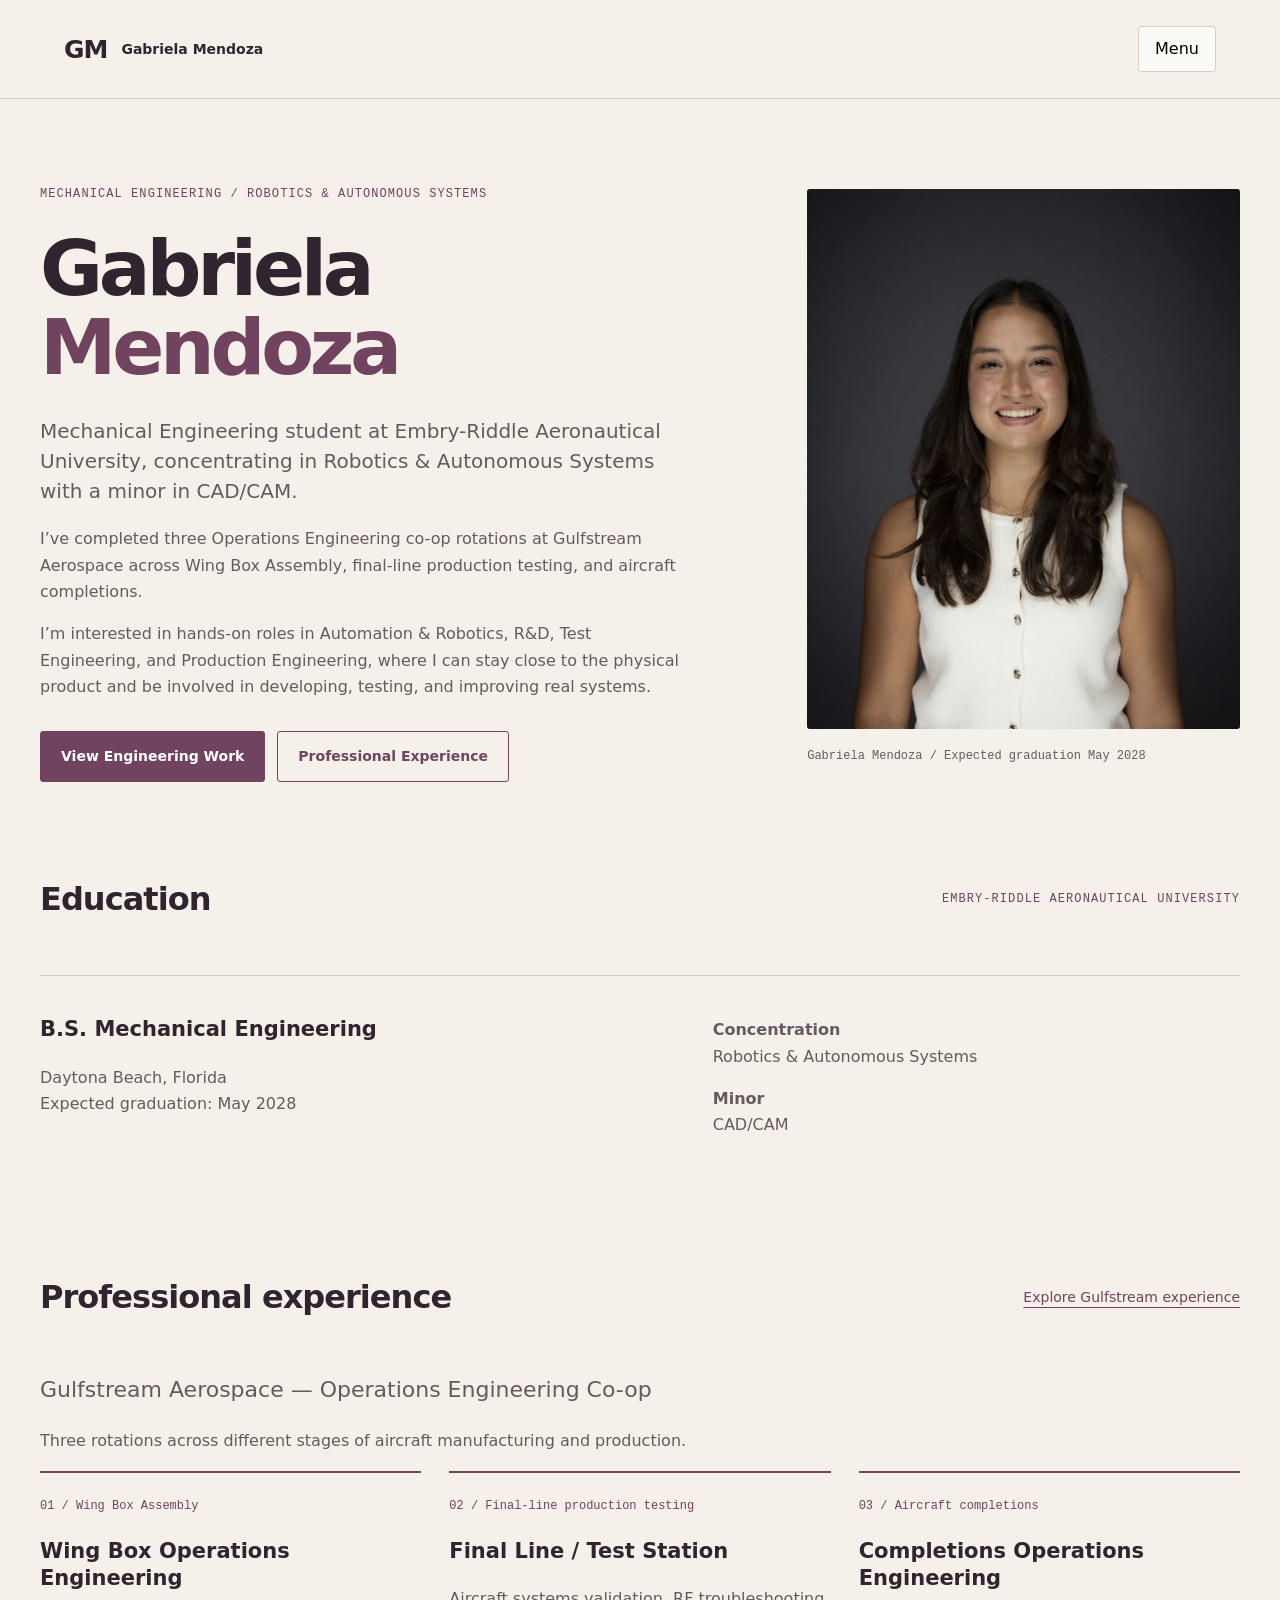
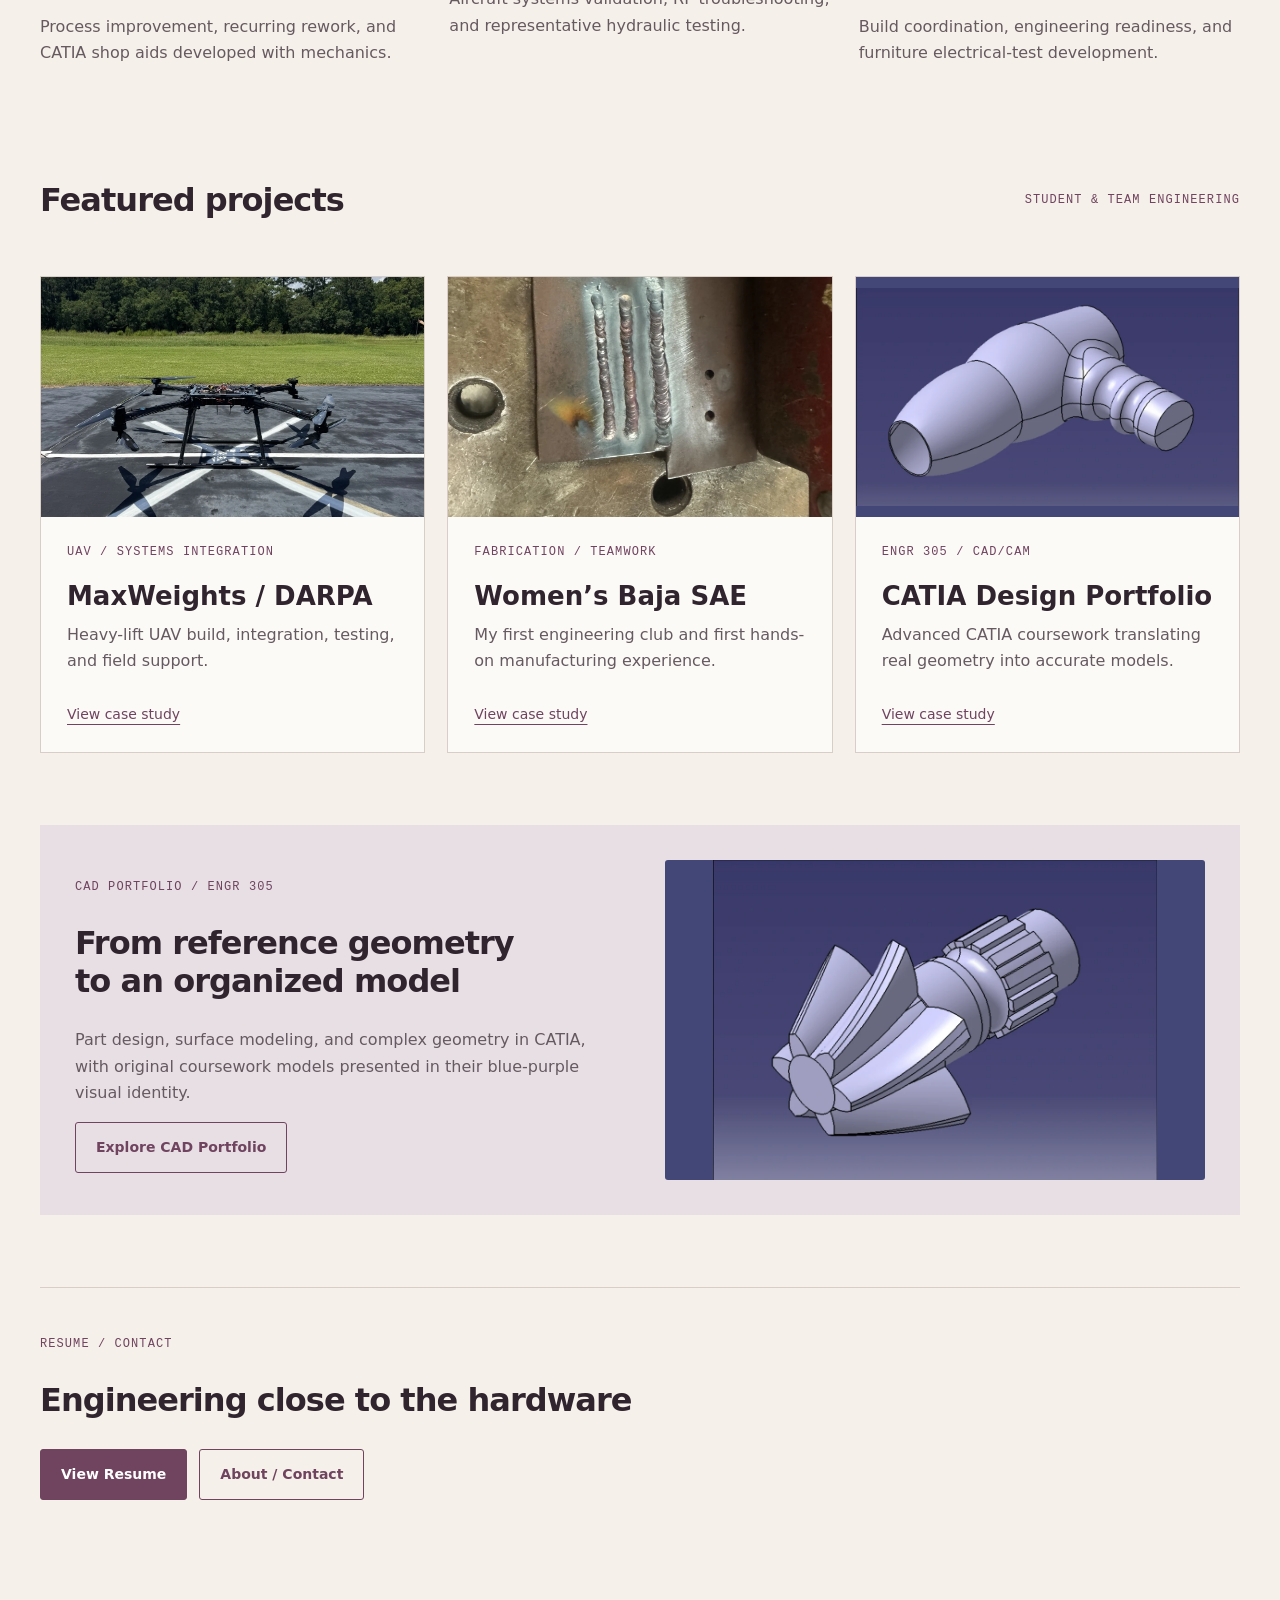
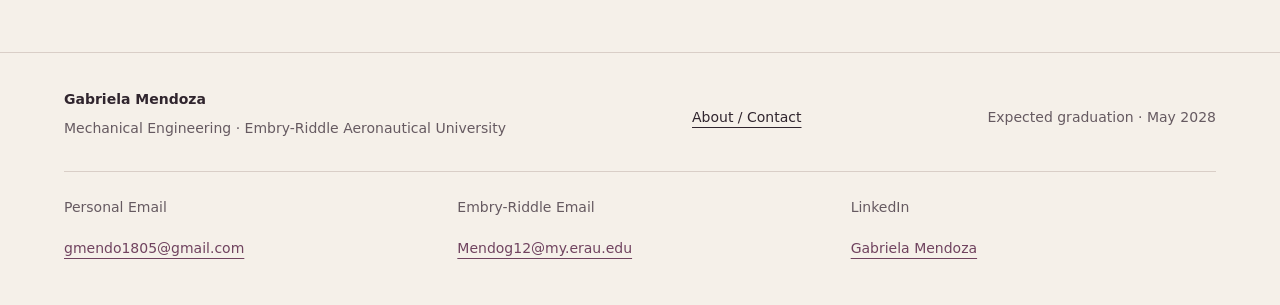
<file: index.html>
<!doctype html><html lang="en"><head><meta charset="utf-8"><meta name="viewport" content="width=device-width,initial-scale=1"><title>Mechanical Engineering Portfolio | Gabriela Mendoza</title><meta name="description" content="Gabriela Mendoza: mechanical engineering, robotics, aircraft production, testing, and CAD."><meta name="robots" content="index,follow"><meta property="og:title" content="Mechanical Engineering Portfolio | Gabriela Mendoza"><meta property="og:description" content="Gabriela Mendoza: mechanical engineering, robotics, aircraft production, testing, and CAD."><meta property="og:type" content="website"><meta property="og:image" content="https://gmendo1805.github.io/engineering-portfolio/assets/social-preview.jpg"><link rel="icon" href="assets/favicon.svg"><link rel="stylesheet" href="assets/style.css"><link rel="stylesheet" href="assets/revision.css"><script src="assets/site.js" defer></script><link rel="canonical" href="https://gmendo1805.github.io/engineering-portfolio/"><meta property="og:url" content="https://gmendo1805.github.io/engineering-portfolio/"></head><body><a class="skip" href="#main">Skip to content</a><header><a class="brand" href="index.html">GM<span>Gabriela Mendoza</span></a><button class="menu" aria-expanded="false" aria-controls="navigation">Menu</button><nav id="navigation" aria-label="Main navigation"><a href="index.html" aria-current="page">Home</a><a href="education.html">Education</a><a href="experience.html">Professional Experience</a><a href="projects.html">Projects</a><a href="cad.html">CAD Portfolio</a><a href="certifications.html">Certifications</a><a href="resume.html">Resume</a><a href="about.html">About / Contact</a></nav></header><main id="main"><section class="hero"><div><p class="eyebrow">Mechanical Engineering / Robotics & Autonomous Systems</p><h1>Gabriela<br><span>Mendoza</span></h1><p class="lead">Mechanical Engineering student at Embry-Riddle Aeronautical University, concentrating in Robotics & Autonomous Systems with a minor in CAD/CAM.</p><p>I’ve completed three Operations Engineering co-op rotations at Gulfstream Aerospace across Wing Box Assembly, final-line production testing, and aircraft completions.</p><p>I’m interested in hands-on roles in Automation &amp; Robotics, R&amp;D, Test Engineering, and Production Engineering, where I can stay close to the physical product and be involved in developing, testing, and improving real systems.</p><div class="actions"><a class="button" href="projects.html">View Engineering Work</a><a class="button secondary" href="experience.html">Professional Experience</a></div></div><figure class="portrait"><img src="assets/web/headshot.webp" alt="Professional portrait of Gabriela Mendoza" fetchpriority="high" srcset="assets/web/headshot-480.webp 320w, assets/web/headshot-960.webp 640w, assets/web/headshot.webp 1024w" sizes="(max-width: 760px) 100vw, 60vw"><figcaption>Gabriela Mendoza / Expected graduation May 2028</figcaption></figure></section><section id="education"><div class="section-title"><h2>Education</h2><span class="eyebrow">Embry-Riddle Aeronautical University</span></div><div class="education-row"><div><h3>B.S. Mechanical Engineering</h3><p>Daytona Beach, Florida<br>Expected graduation: May 2028</p></div><div><p><strong>Concentration</strong><br>Robotics & Autonomous Systems</p><p><strong>Minor</strong><br>CAD/CAM</p></div></div></section><section id="professional-experience"><div class="section-title"><h2>Professional experience</h2><a href="experience.html">Explore Gulfstream experience</a></div><p class="lead">Gulfstream Aerospace — Operations Engineering Co-op</p><p>Three rotations across different stages of aircraft manufacturing and production.</p><div class="progress"><div><span>01 / Wing Box Assembly</span><h3>Wing Box Operations Engineering</h3><p>Process improvement, recurring rework, and CATIA shop aids developed with mechanics.</p></div><div><span>02 / Final-line production testing</span><h3>Final Line / Test Station</h3><p>Aircraft systems validation, RF troubleshooting, and representative hydraulic testing.</p></div><div><span>03 / Aircraft completions</span><h3>Completions Operations Engineering</h3><p>Build coordination, engineering readiness, and furniture electrical-test development.</p></div></div></section><section id="featured-projects"><div class="section-title"><h2>Featured projects</h2><span class="eyebrow">Student & Team Engineering</span></div><div class="cards"><a class="card visual-card" href="maxweights.html"><img src="assets/web/drone-field.webp" alt="" loading="lazy" srcset="assets/web/drone-field-480.webp 360w, assets/web/drone-field-960.webp 720w, assets/web/drone-field.webp 1152w" sizes="(max-width: 760px) 100vw, 60vw"><div><span class="eyebrow">UAV / Systems Integration</span><h3>MaxWeights / DARPA</h3><p>Heavy-lift UAV build, integration, testing, and field support.</p><span class="card-link">View case study</span></div></a><a class="card visual-card" href="baja.html"><img src="assets/web/baja-weld.webp" alt="" loading="lazy" srcset="assets/web/baja-weld-480.webp 360w, assets/web/baja-weld-960.webp 720w, assets/web/baja-weld.webp 1152w" sizes="(max-width: 760px) 100vw, 60vw"><div><span class="eyebrow">Fabrication / Teamwork</span><h3>Women’s Baja SAE</h3><p>My first engineering club and first hands-on manufacturing experience.</p><span class="card-link">View case study</span></div></a><a class="card visual-card" href="cad.html"><img src="assets/web/transition.webp" alt="" loading="lazy" srcset="assets/web/transition-480.webp 480w, assets/web/transition-960.webp 960w, assets/web/transition.webp 1400w" sizes="(max-width: 760px) 100vw, 60vw"><div><span class="eyebrow">ENGR 305 / CAD/CAM</span><h3>CATIA Design Portfolio</h3><p>Advanced CATIA coursework translating real geometry into accurate models.</p><span class="card-link">View case study</span></div></a></div></section><section id="cad-portfolio" class="cad-feature"><div><p class="eyebrow">CAD Portfolio / ENGR 305</p><h2>From reference geometry<br>to an organized model</h2><p>Part design, surface modeling, and complex geometry in CATIA, with original coursework models presented in their blue-purple visual identity.</p><a class="button secondary" href="cad.html">Explore CAD Portfolio</a></div><figure class="photo "><img src="assets/web/radial.webp" alt="Original CATIA radial-feature coursework model" loading="lazy" decoding="async" srcset="assets/web/radial-480.webp 480w, assets/web/radial-960.webp 960w, assets/web/radial.webp 1400w" sizes="(max-width: 760px) 100vw, 60vw"></figure></section><section id="resume-contact" class="callout"><p class="eyebrow">Resume / Contact</p><h2>Engineering close to the hardware</h2><div class="actions"><a class="button" href="resume.html">View Resume</a><a class="button secondary" href="about.html">About / Contact</a></div></section></main><footer><div><strong>Gabriela Mendoza</strong><p>Mechanical Engineering · Embry-Riddle Aeronautical University</p></div><a href="about.html">About / Contact</a><span>Expected graduation · May 2028</span><div class="footer-contact" aria-label="Contact Gabriela"><div class="contact-links"><div><span>Personal Email</span><a href="mailto:gmendo1805@gmail.com">gmendo1805@gmail.com</a></div><div><span>Embry-Riddle Email</span><a href="mailto:Mendog12@my.erau.edu">Mendog12@my.erau.edu</a></div><div><span>LinkedIn</span><a href="https://www.linkedin.com/in/gabriela-mendoza-131874274" target="_blank" rel="noopener">Gabriela Mendoza</a></div></div></div></footer></body></html>
</file>
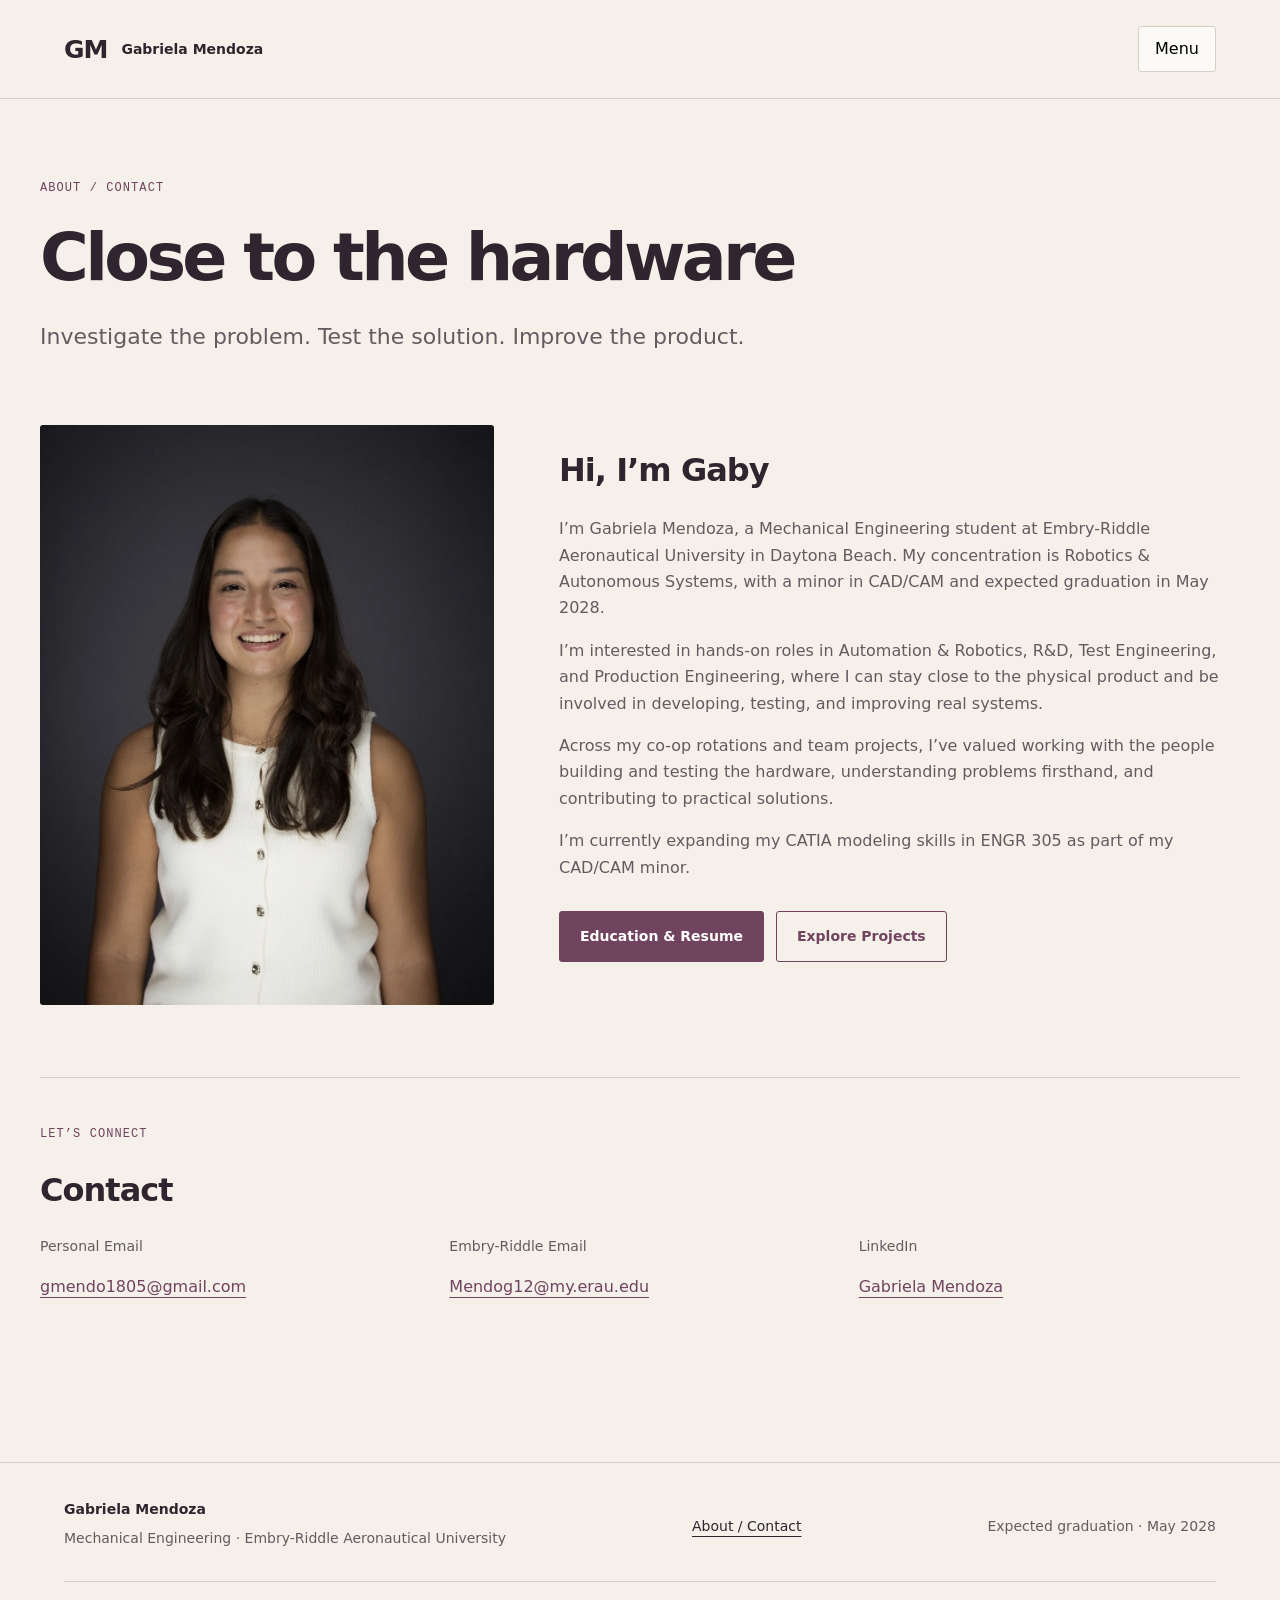
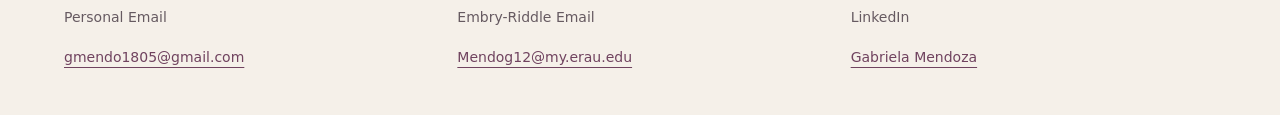
<file: about.html>
<!doctype html><html lang="en"><head><meta charset="utf-8"><meta name="viewport" content="width=device-width,initial-scale=1"><title>About / Contact | Gabriela Mendoza</title><meta name="description" content="About Gabriela Mendoza, Mechanical Engineering student at Embry-Riddle."><meta name="robots" content="index,follow"><meta property="og:title" content="About / Contact | Gabriela Mendoza"><meta property="og:description" content="About Gabriela Mendoza, Mechanical Engineering student at Embry-Riddle."><meta property="og:type" content="website"><meta property="og:image" content="https://gmendo1805.github.io/engineering-portfolio/assets/social-preview.jpg"><link rel="icon" href="assets/favicon.svg"><link rel="stylesheet" href="assets/style.css"><link rel="stylesheet" href="assets/revision.css"><script src="assets/site.js" defer></script><link rel="canonical" href="https://gmendo1805.github.io/engineering-portfolio/about.html"><meta property="og:url" content="https://gmendo1805.github.io/engineering-portfolio/about.html"></head><body><a class="skip" href="#main">Skip to content</a><header><a class="brand" href="index.html">GM<span>Gabriela Mendoza</span></a><button class="menu" aria-expanded="false" aria-controls="navigation">Menu</button><nav id="navigation" aria-label="Main navigation"><a href="index.html">Home</a><a href="education.html">Education</a><a href="experience.html">Professional Experience</a><a href="projects.html">Projects</a><a href="cad.html">CAD Portfolio</a><a href="certifications.html">Certifications</a><a href="resume.html">Resume</a><a href="about.html" aria-current="page">About / Contact</a></nav></header><main id="main"><section class="intro"><p class="eyebrow">About / Contact</p><h1>Close to the hardware</h1><p class="lead">Investigate the problem. Test the solution. Improve the product.</p></section><section class="about-layout"><figure class="photo "><img src="assets/web/headshot.webp" alt="Professional portrait of Gabriela Mendoza" loading="lazy" decoding="async" srcset="assets/web/headshot-480.webp 320w, assets/web/headshot-960.webp 640w, assets/web/headshot.webp 1024w" sizes="(max-width: 760px) 100vw, 60vw"></figure><div><h2>Hi, I’m Gaby</h2><p>I’m Gabriela Mendoza, a Mechanical Engineering student at Embry-Riddle Aeronautical University in Daytona Beach. My concentration is Robotics & Autonomous Systems, with a minor in CAD/CAM and expected graduation in May 2028.</p><p>I’m interested in hands-on roles in Automation &amp; Robotics, R&amp;D, Test Engineering, and Production Engineering, where I can stay close to the physical product and be involved in developing, testing, and improving real systems.</p><p>Across my co-op rotations and team projects, I’ve valued working with the people building and testing the hardware, understanding problems firsthand, and contributing to practical solutions.</p><p>I’m currently expanding my CATIA modeling skills in ENGR 305 as part of my CAD/CAM minor.</p><div class="actions"><a class="button" href="resume.html">Education & Resume</a><a class="button secondary" href="projects.html">Explore Projects</a></div></div></section><section id="contact" class="contact-section"><p class="eyebrow">Let’s connect</p><h2>Contact</h2><div class="contact-links"><div><span>Personal Email</span><a href="mailto:gmendo1805@gmail.com">gmendo1805@gmail.com</a></div><div><span>Embry-Riddle Email</span><a href="mailto:Mendog12@my.erau.edu">Mendog12@my.erau.edu</a></div><div><span>LinkedIn</span><a href="https://www.linkedin.com/in/gabriela-mendoza-131874274" target="_blank" rel="noopener">Gabriela Mendoza</a></div></div></section></main><footer><div><strong>Gabriela Mendoza</strong><p>Mechanical Engineering · Embry-Riddle Aeronautical University</p></div><a href="about.html">About / Contact</a><span>Expected graduation · May 2028</span><div class="footer-contact" aria-label="Contact Gabriela"><div class="contact-links"><div><span>Personal Email</span><a href="mailto:gmendo1805@gmail.com">gmendo1805@gmail.com</a></div><div><span>Embry-Riddle Email</span><a href="mailto:Mendog12@my.erau.edu">Mendog12@my.erau.edu</a></div><div><span>LinkedIn</span><a href="https://www.linkedin.com/in/gabriela-mendoza-131874274" target="_blank" rel="noopener">Gabriela Mendoza</a></div></div></div></footer></body></html>
</file>
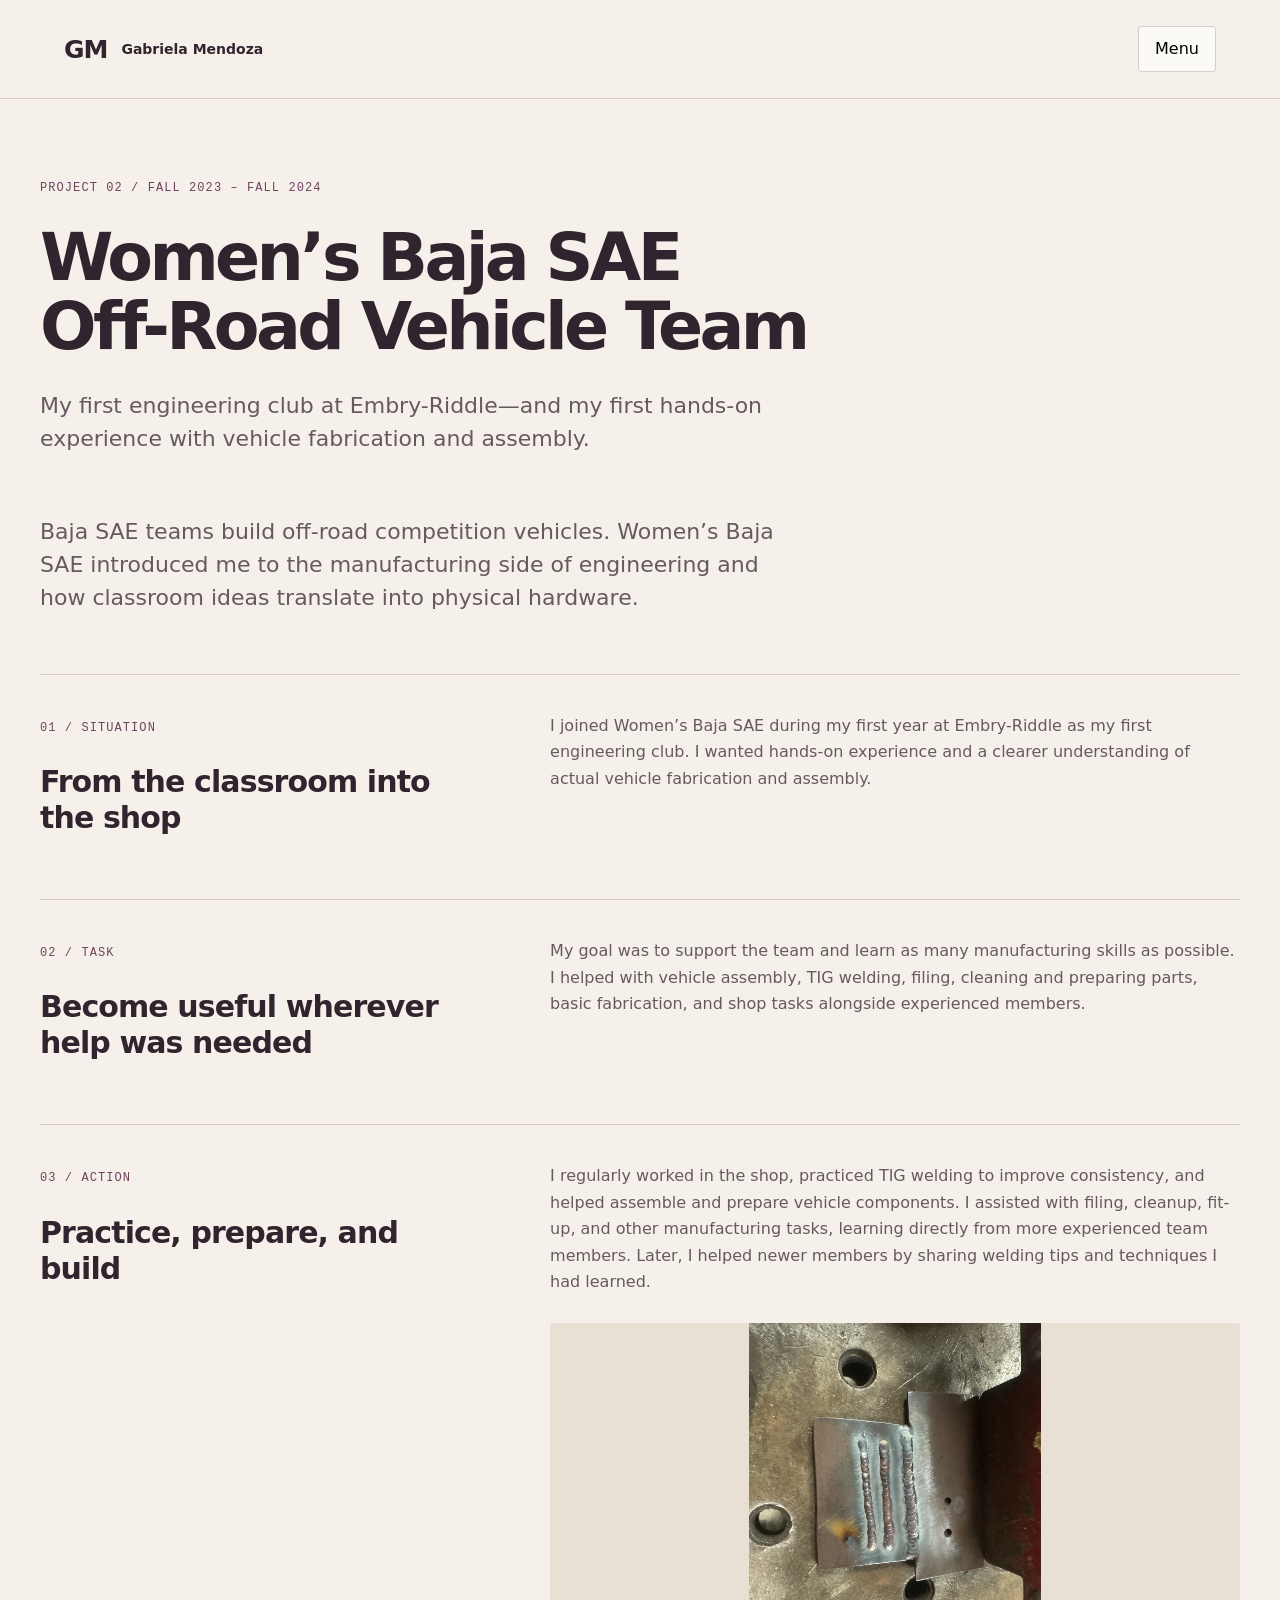
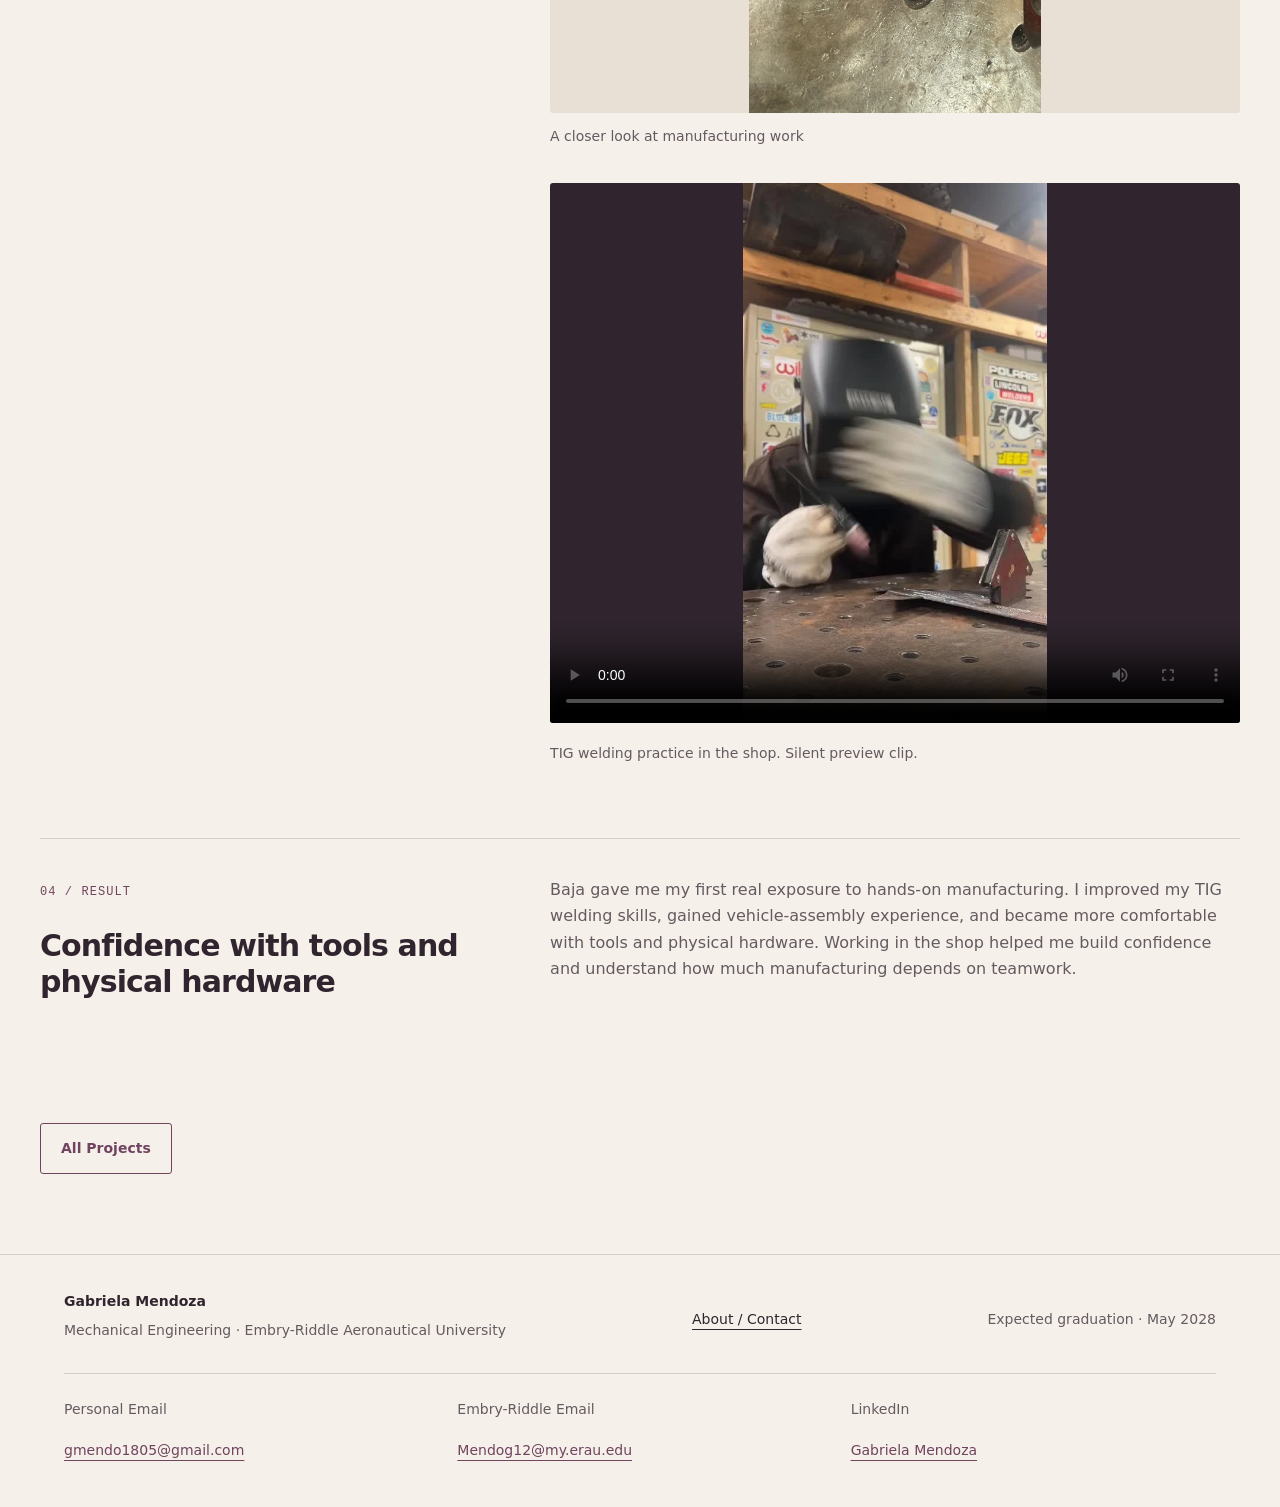
<file: baja.html>
<!doctype html><html lang="en"><head><meta charset="utf-8"><meta name="viewport" content="width=device-width,initial-scale=1"><title>Women’s Baja SAE | Gabriela Mendoza</title><meta name="description" content="Off-road vehicle manufacturing, TIG welding, and team experience from Fall 2023 to Fall 2024."><meta name="robots" content="index,follow"><meta property="og:title" content="Women’s Baja SAE | Gabriela Mendoza"><meta property="og:description" content="Off-road vehicle manufacturing, TIG welding, and team experience from Fall 2023 to Fall 2024."><meta property="og:type" content="website"><meta property="og:image" content="https://gmendo1805.github.io/engineering-portfolio/assets/social-preview.jpg"><link rel="icon" href="assets/favicon.svg"><link rel="stylesheet" href="assets/style.css"><link rel="stylesheet" href="assets/revision.css"><script src="assets/site.js" defer></script><link rel="canonical" href="https://gmendo1805.github.io/engineering-portfolio/baja.html"><meta property="og:url" content="https://gmendo1805.github.io/engineering-portfolio/baja.html"></head><body><a class="skip" href="#main">Skip to content</a><header><a class="brand" href="index.html">GM<span>Gabriela Mendoza</span></a><button class="menu" aria-expanded="false" aria-controls="navigation">Menu</button><nav id="navigation" aria-label="Main navigation"><a href="index.html">Home</a><a href="education.html">Education</a><a href="experience.html">Professional Experience</a><a href="projects.html">Projects</a><a href="cad.html">CAD Portfolio</a><a href="certifications.html">Certifications</a><a href="resume.html">Resume</a><a href="about.html">About / Contact</a></nav></header><main id="main"><section class="intro"><p class="eyebrow">Project 02 / Fall 2023 – Fall 2024</p><h1>Women’s Baja SAE<br>Off-Road Vehicle Team</h1><p class="lead">My first engineering club at Embry-Riddle—and my first hands-on experience with vehicle fabrication and assembly.</p></section><p class="lead">Baja SAE teams build off-road competition vehicles. Women’s Baja SAE introduced me to the manufacturing side of engineering and how classroom ideas translate into physical hardware.</p><div class="star"><article class="star-step"><div><span class="eyebrow">01 / Situation</span><h2>From the classroom into the shop</h2></div><div><p>I joined Women’s Baja SAE during my first year at Embry-Riddle as my first engineering club. I wanted hands-on experience and a clearer understanding of actual vehicle fabrication and assembly.</p></div></article><article class="star-step"><div><span class="eyebrow">02 / Task</span><h2>Become useful wherever help was needed</h2></div><div><p>My goal was to support the team and learn as many manufacturing skills as possible. I helped with vehicle assembly, TIG welding, filing, cleaning and preparing parts, basic fabrication, and shop tasks alongside experienced members.</p></div></article><article class="star-step"><div><span class="eyebrow">03 / Action</span><h2>Practice, prepare, and build</h2></div><div><p>I regularly worked in the shop, practiced TIG welding to improve consistency, and helped assemble and prepare vehicle components. I assisted with filing, cleanup, fit-up, and other manufacturing tasks, learning directly from more experienced team members. Later, I helped newer members by sharing welding tips and techniques I had learned.</p><figure class="photo weld-photo"><img src="assets/web/baja-weld.webp" alt="Close-up of a welded component supplied with the Baja project media" loading="lazy" decoding="async" srcset="assets/web/baja-weld-480.webp 360w, assets/web/baja-weld-960.webp 720w, assets/web/baja-weld.webp 1152w" sizes="(max-width: 760px) 100vw, 60vw"><figcaption>A closer look at manufacturing work</figcaption></figure><figure class="video-panel"><video controls playsinline preload="metadata" poster="assets/web/baja-shop-poster.webp" aria-label="TIG welding practice in the Baja shop"><source src="assets/web/baja-shop.mp4" type="video/mp4">Your browser cannot play this video. <a href="assets/web/baja-shop.mp4">Download the clip</a>.</video><figcaption>TIG welding practice in the shop. Silent preview clip.</figcaption></figure></div></article><article class="star-step"><div><span class="eyebrow">04 / Result</span><h2>Confidence with tools and physical hardware</h2></div><div><p>Baja gave me my first real exposure to hands-on manufacturing. I improved my TIG welding skills, gained vehicle-assembly experience, and became more comfortable with tools and physical hardware. Working in the shop helped me build confidence and understand how much manufacturing depends on teamwork.</p></div></article></div><a class="button secondary" href="projects.html">All Projects</a></main><footer><div><strong>Gabriela Mendoza</strong><p>Mechanical Engineering · Embry-Riddle Aeronautical University</p></div><a href="about.html">About / Contact</a><span>Expected graduation · May 2028</span><div class="footer-contact" aria-label="Contact Gabriela"><div class="contact-links"><div><span>Personal Email</span><a href="mailto:gmendo1805@gmail.com">gmendo1805@gmail.com</a></div><div><span>Embry-Riddle Email</span><a href="mailto:Mendog12@my.erau.edu">Mendog12@my.erau.edu</a></div><div><span>LinkedIn</span><a href="https://www.linkedin.com/in/gabriela-mendoza-131874274" target="_blank" rel="noopener">Gabriela Mendoza</a></div></div></div></footer></body></html>
</file>
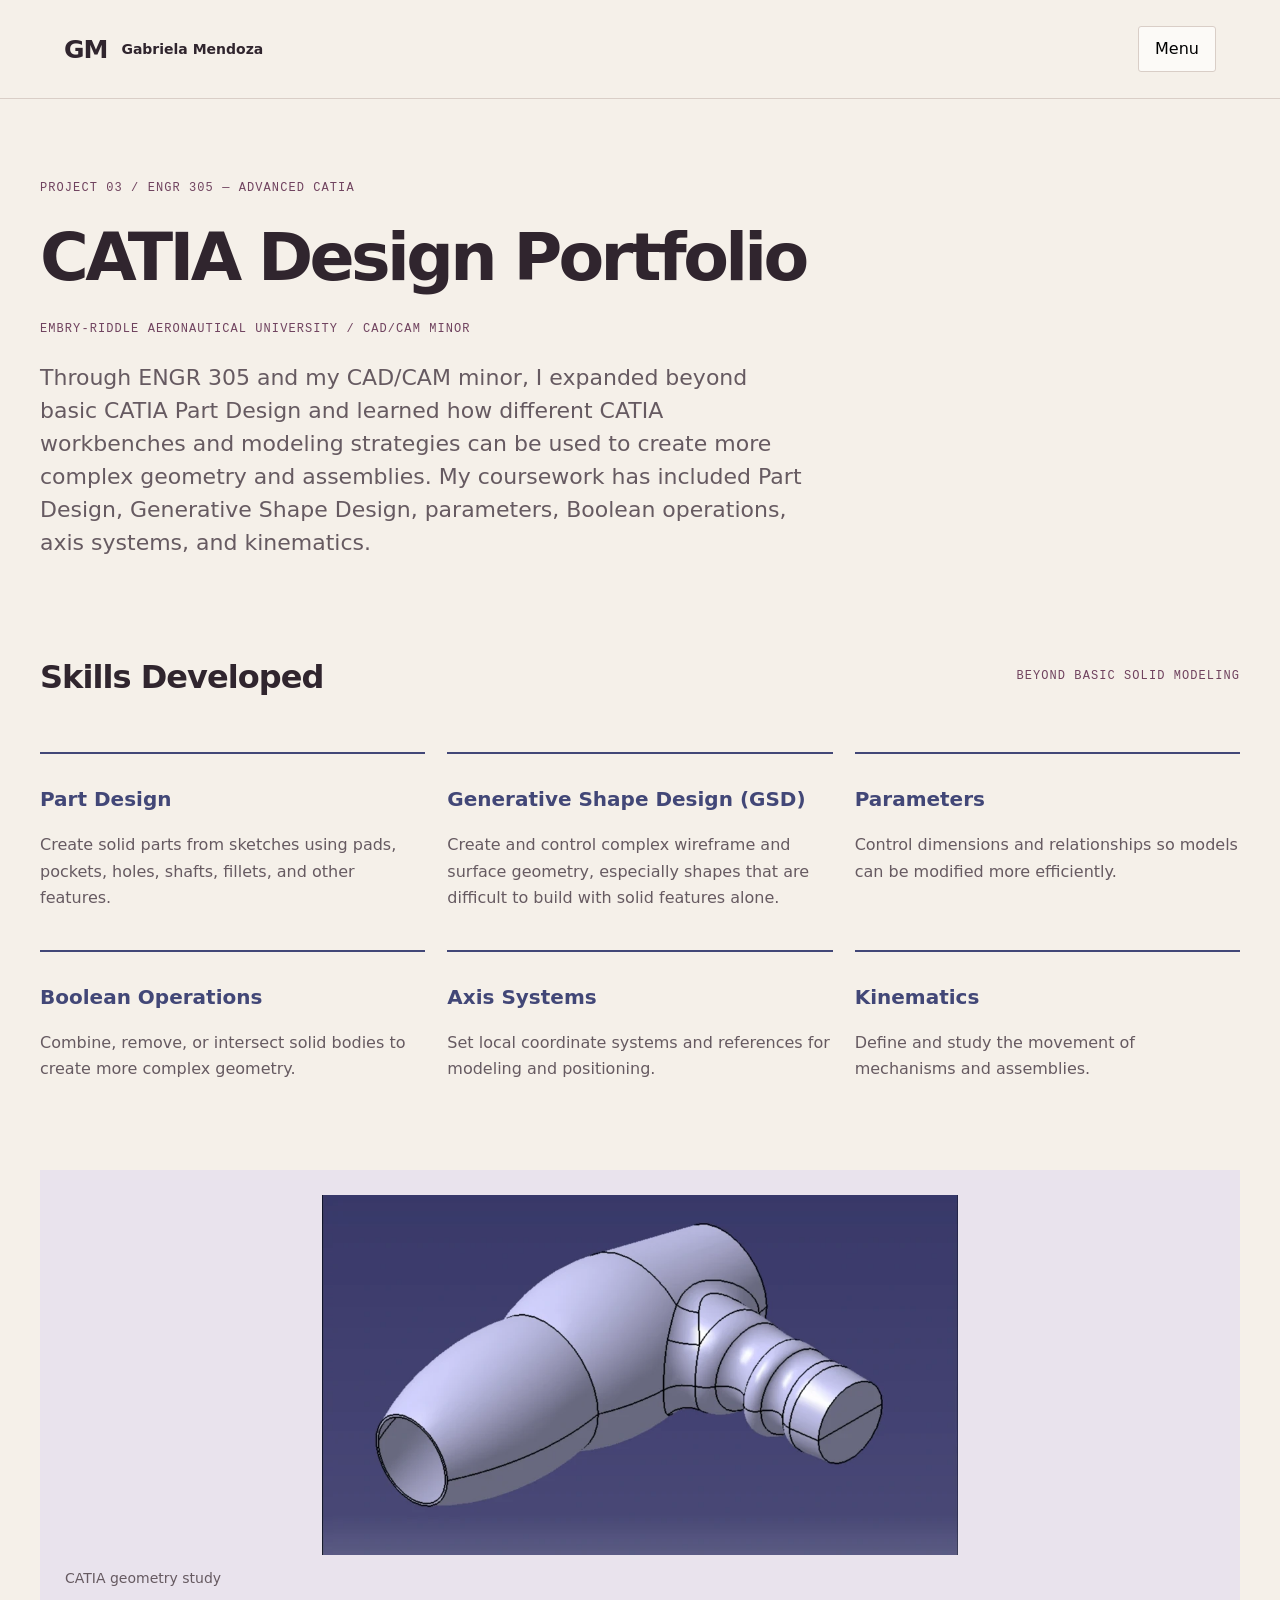
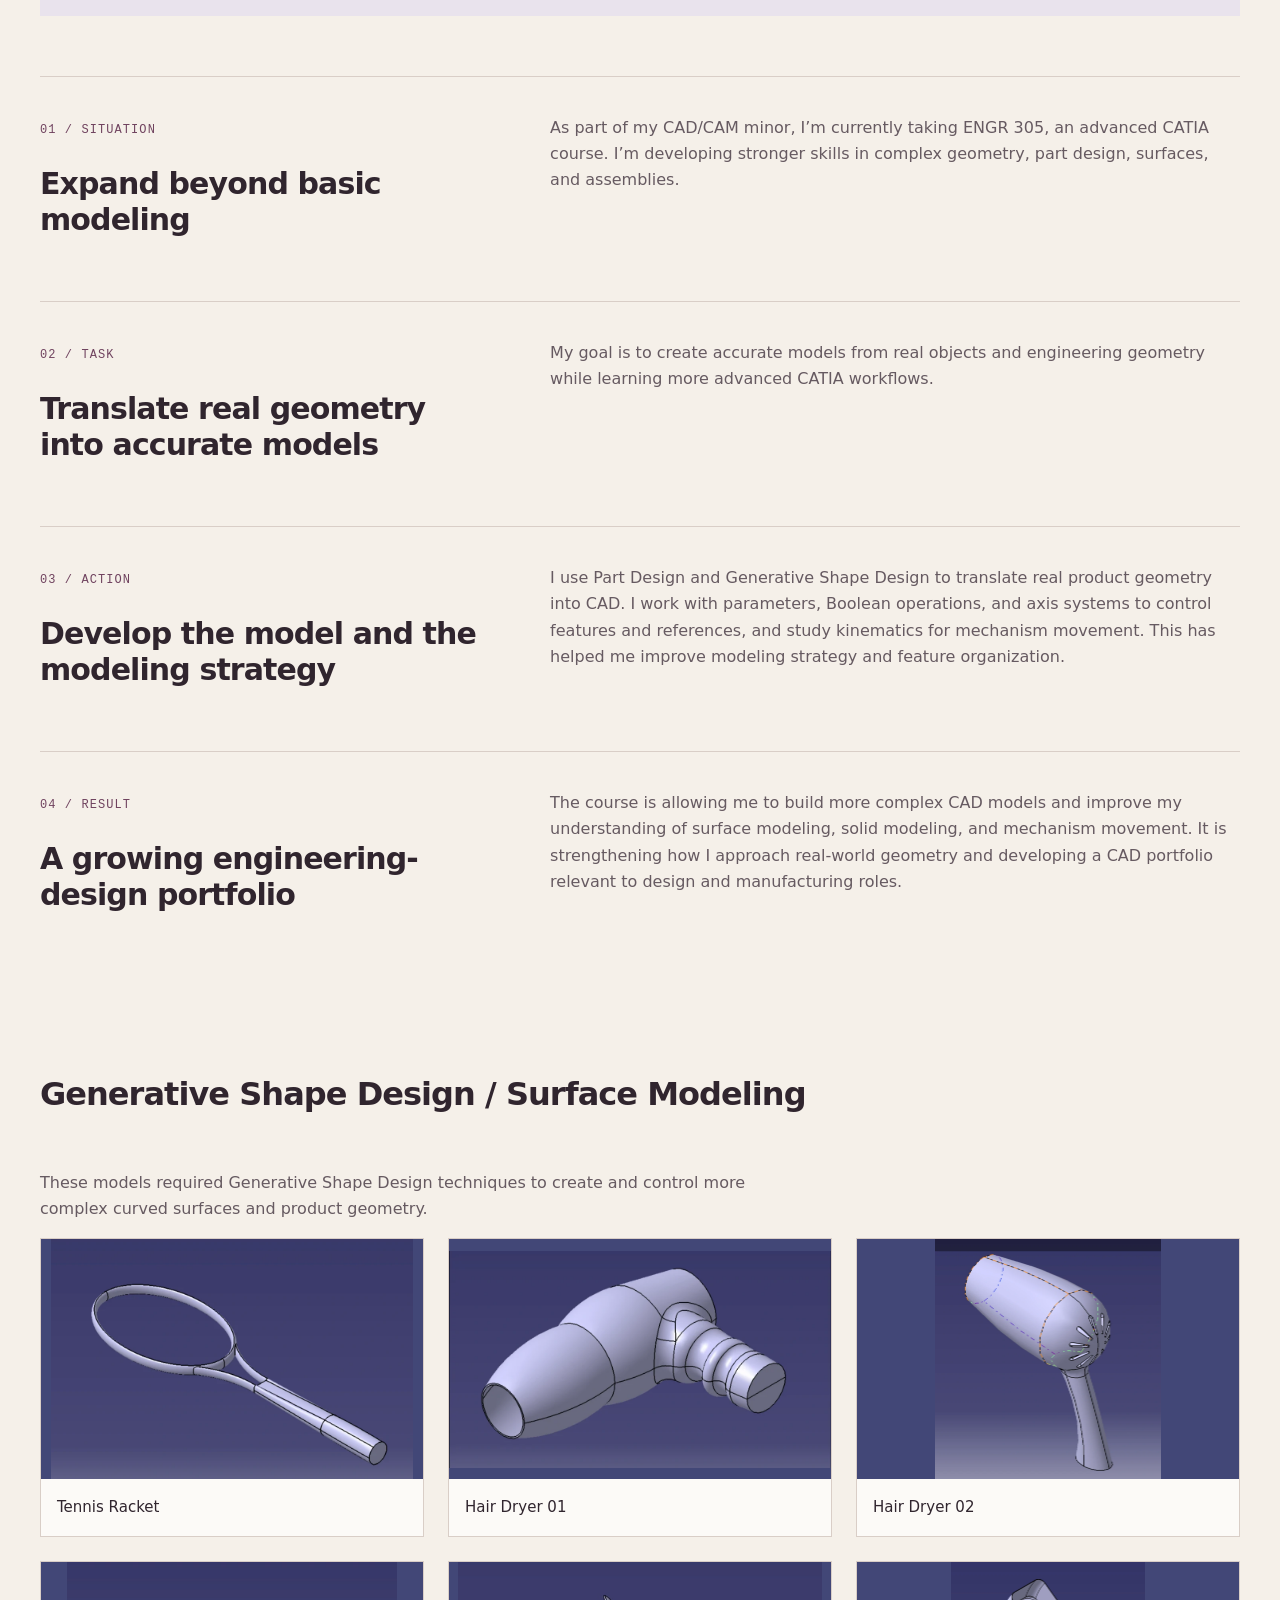
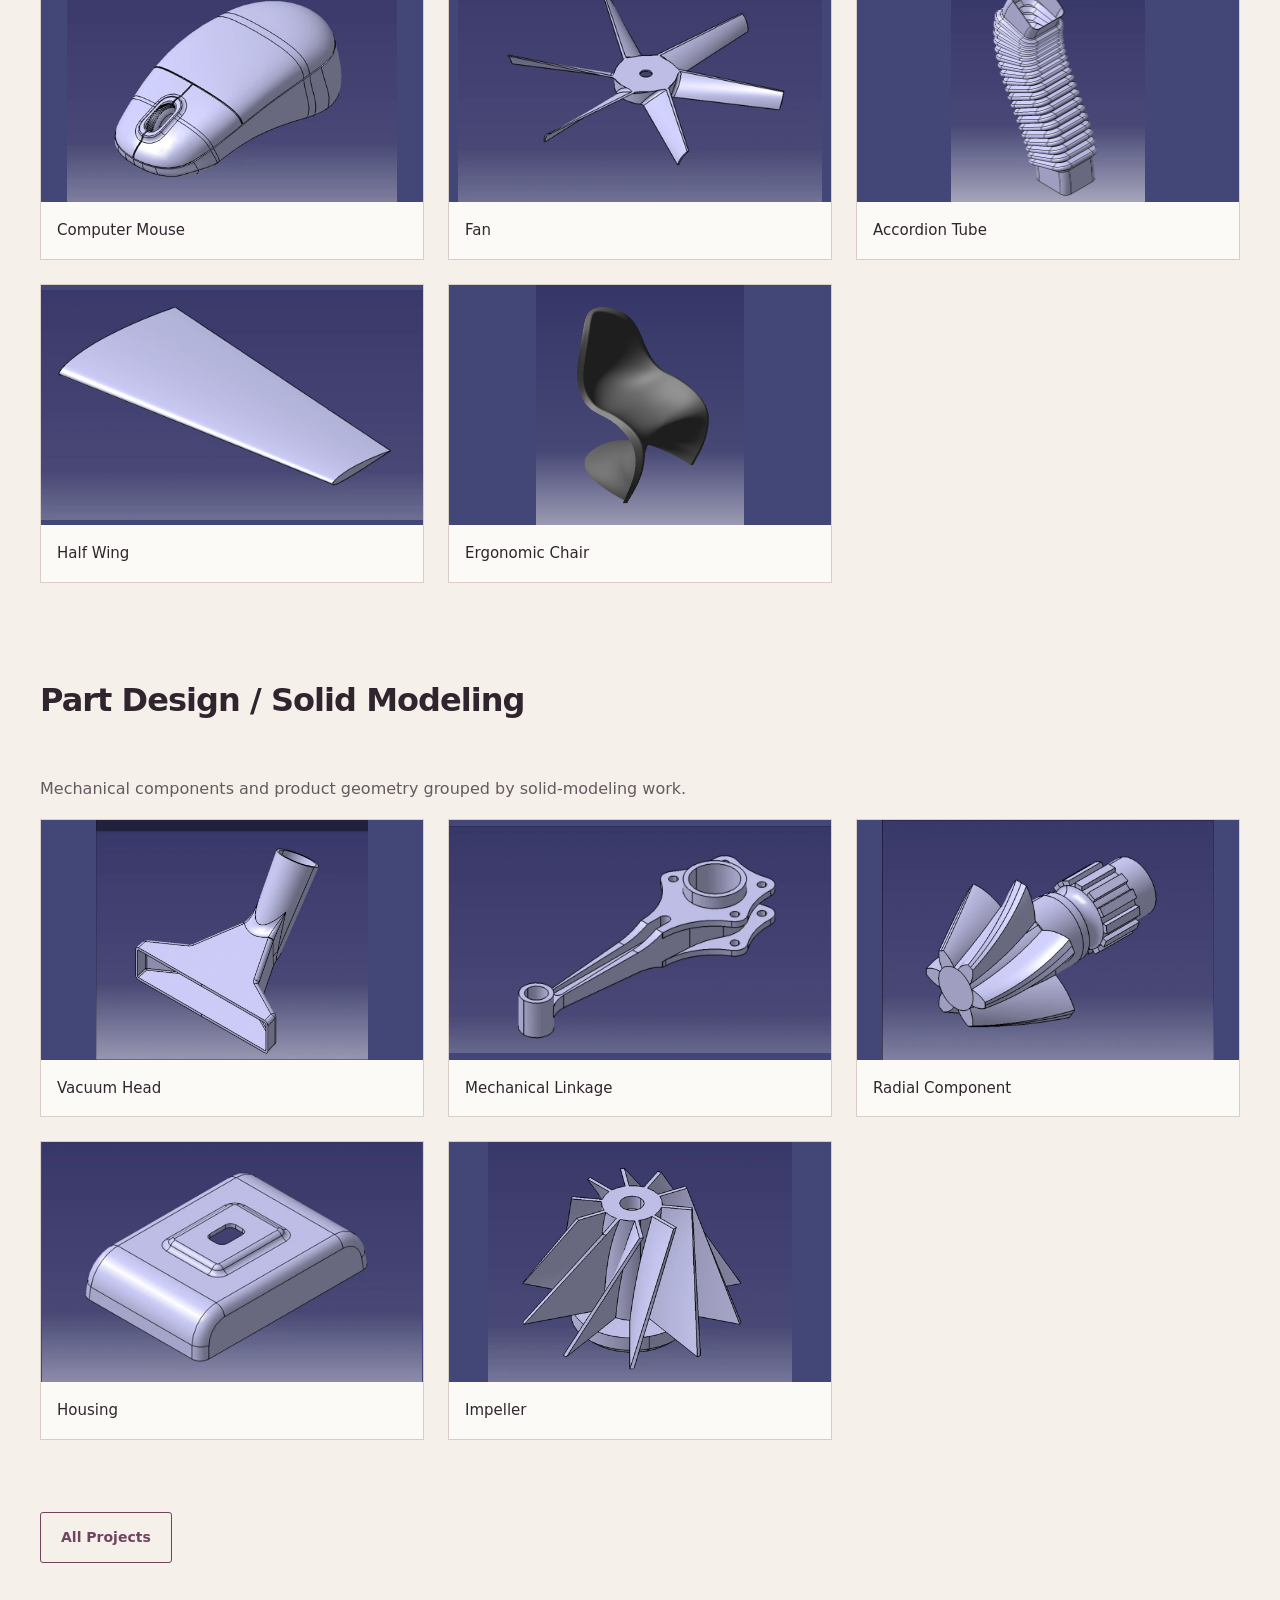
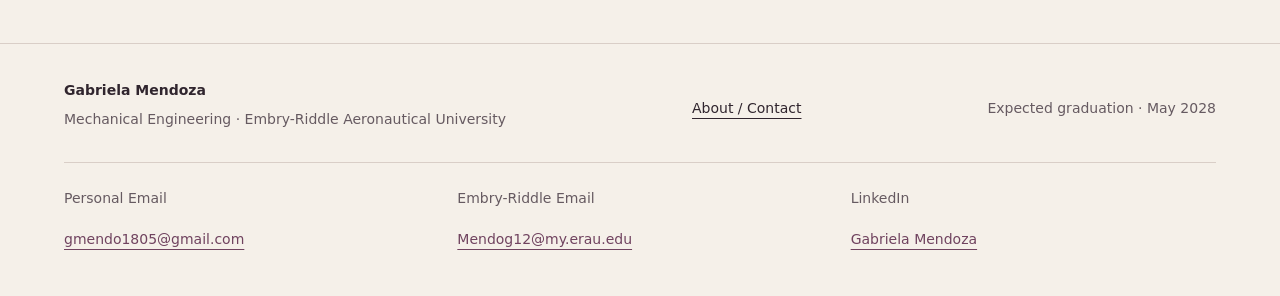
<file: cad.html>
<!doctype html><html lang="en"><head><meta charset="utf-8"><meta name="viewport" content="width=device-width,initial-scale=1"><title>CATIA Design Portfolio | Gabriela Mendoza</title><meta name="description" content="ENGR 305 Advanced CATIA coursework for the CAD/CAM minor at Embry-Riddle."><meta name="robots" content="index,follow"><meta property="og:title" content="CATIA Design Portfolio | Gabriela Mendoza"><meta property="og:description" content="ENGR 305 Advanced CATIA coursework for the CAD/CAM minor at Embry-Riddle."><meta property="og:type" content="website"><meta property="og:image" content="https://gmendo1805.github.io/engineering-portfolio/assets/social-preview.jpg"><link rel="icon" href="assets/favicon.svg"><link rel="stylesheet" href="assets/style.css"><link rel="stylesheet" href="assets/revision.css"><script src="assets/site.js" defer></script><link rel="canonical" href="https://gmendo1805.github.io/engineering-portfolio/cad.html"><meta property="og:url" content="https://gmendo1805.github.io/engineering-portfolio/cad.html"></head><body><a class="skip" href="#main">Skip to content</a><header><a class="brand" href="index.html">GM<span>Gabriela Mendoza</span></a><button class="menu" aria-expanded="false" aria-controls="navigation">Menu</button><nav id="navigation" aria-label="Main navigation"><a href="index.html">Home</a><a href="education.html">Education</a><a href="experience.html">Professional Experience</a><a href="projects.html">Projects</a><a href="cad.html" aria-current="page">CAD Portfolio</a><a href="certifications.html">Certifications</a><a href="resume.html">Resume</a><a href="about.html">About / Contact</a></nav></header><main id="main"><section class="intro"><p class="eyebrow">Project 03 / ENGR 305 — Advanced CATIA</p><h1>CATIA Design Portfolio</h1><p class="eyebrow">Embry-Riddle Aeronautical University / CAD/CAM Minor</p><p class="lead">Through ENGR 305 and my CAD/CAM minor, I expanded beyond basic CATIA Part Design and learned how different CATIA workbenches and modeling strategies can be used to create more complex geometry and assemblies. My coursework has included Part Design, Generative Shape Design, parameters, Boolean operations, axis systems, and kinematics.</p></section><section class="skills-developed"><div class="section-title"><h2>Skills Developed</h2><span class="eyebrow">Beyond basic solid modeling</span></div><div class="skill-grid"><article><h3>Part Design</h3><p>Create solid parts from sketches using pads, pockets, holes, shafts, fillets, and other features.</p></article><article><h3>Generative Shape Design (GSD)</h3><p>Create and control complex wireframe and surface geometry, especially shapes that are difficult to build with solid features alone.</p></article><article><h3>Parameters</h3><p>Control dimensions and relationships so models can be modified more efficiently.</p></article><article><h3>Boolean Operations</h3><p>Combine, remove, or intersect solid bodies to create more complex geometry.</p></article><article><h3>Axis Systems</h3><p>Set local coordinate systems and references for modeling and positioning.</p></article><article><h3>Kinematics</h3><p>Define and study the movement of mechanisms and assemblies.</p></article></div></section><figure class="photo cad-lead"><img src="assets/web/transition.webp" alt="Original CATIA transition-geometry model" loading="lazy" decoding="async" srcset="assets/web/transition-480.webp 480w, assets/web/transition-960.webp 960w, assets/web/transition.webp 1400w" sizes="(max-width: 760px) 100vw, 60vw"><figcaption>CATIA geometry study</figcaption></figure><div class="star"><article class="star-step"><div><span class="eyebrow">01 / Situation</span><h2>Expand beyond basic modeling</h2></div><div><p>As part of my CAD/CAM minor, I’m currently taking ENGR 305, an advanced CATIA course. I’m developing stronger skills in complex geometry, part design, surfaces, and assemblies.</p></div></article><article class="star-step"><div><span class="eyebrow">02 / Task</span><h2>Translate real geometry into accurate models</h2></div><div><p>My goal is to create accurate models from real objects and engineering geometry while learning more advanced CATIA workflows.</p></div></article><article class="star-step"><div><span class="eyebrow">03 / Action</span><h2>Develop the model and the modeling strategy</h2></div><div><p>I use Part Design and Generative Shape Design to translate real product geometry into CAD. I work with parameters, Boolean operations, and axis systems to control features and references, and study kinematics for mechanism movement. This has helped me improve modeling strategy and feature organization.</p></div></article><article class="star-step"><div><span class="eyebrow">04 / Result</span><h2>A growing engineering-design portfolio</h2></div><div><p>The course is allowing me to build more complex CAD models and improve my understanding of surface modeling, solid modeling, and mechanism movement. It is strengthening how I approach real-world geometry and developing a CAD portfolio relevant to design and manufacturing roles.</p></div></article></div><section class="cad-gallery"><div class="section-title"><h2>Generative Shape Design / Surface Modeling</h2></div><p>These models required Generative Shape Design techniques to create and control more complex curved surfaces and product geometry.</p><div class="gallery-grid"><a class="model" href="assets/web/racket.webp" target="_blank" rel="noopener"><img src="assets/web/racket.webp" alt="Gabriela’s original CATIA tennis racket model" loading="lazy" srcset="assets/web/racket-480.webp 480w, assets/web/racket-960.webp 960w, assets/web/racket.webp 1400w" sizes="(max-width: 760px) 100vw, 60vw"><span>Tennis Racket</span></a><a class="model" href="assets/web/transition.webp" target="_blank" rel="noopener"><img src="assets/web/transition.webp" alt="Gabriela’s original CATIA hair dryer 01 model" loading="lazy" srcset="assets/web/transition-480.webp 480w, assets/web/transition-960.webp 960w, assets/web/transition.webp 1400w" sizes="(max-width: 760px) 100vw, 60vw"><span>Hair Dryer 01</span></a><a class="model" href="assets/web/enclosure.webp" target="_blank" rel="noopener"><img src="assets/web/enclosure.webp" alt="Gabriela’s original CATIA hair dryer 02 model" loading="lazy" srcset="assets/web/enclosure-480.webp 453w, assets/web/enclosure-960.webp 906w, assets/web/enclosure.webp 1321w" sizes="(max-width: 760px) 100vw, 60vw"><span>Hair Dryer 02</span></a><a class="model new-catia-model" href="assets/web/catia-195002.webp" target="_blank" rel="noopener"><img src="assets/web/catia-195002.webp" srcset="assets/web/catia-195002-480.webp 480w, assets/web/catia-195002-960.webp 960w, assets/web/catia-195002.webp 1027w" sizes="(max-width: 760px) 100vw, 33vw" alt="Gabriela’s original CATIA computer mouse" loading="lazy" decoding="async"><span>Computer Mouse</span></a><a class="model new-catia-model" href="assets/web/catia-195018.webp" target="_blank" rel="noopener"><img src="assets/web/catia-195018.webp" srcset="assets/web/catia-195018-480.webp 480w, assets/web/catia-195018-960.webp 945w, assets/web/catia-195018.webp 945w" sizes="(max-width: 760px) 100vw, 33vw" alt="Gabriela’s original CATIA fan" loading="lazy" decoding="async"><span>Fan</span></a><a class="model new-catia-model" href="assets/web/catia-195025.webp" target="_blank" rel="noopener"><img src="assets/web/catia-195025.webp" srcset="assets/web/catia-195025-480.webp 389w, assets/web/catia-195025-960.webp 777w, assets/web/catia-195025.webp 799w" sizes="(max-width: 760px) 100vw, 33vw" alt="Gabriela’s original CATIA accordion tube" loading="lazy" decoding="async"><span>Accordion Tube</span></a><a class="model new-catia-model" href="assets/web/catia-195038.webp" target="_blank" rel="noopener"><img src="assets/web/catia-195038.webp" srcset="assets/web/catia-195038-480.webp 480w, assets/web/catia-195038-960.webp 960w, assets/web/catia-195038.webp 1032w" sizes="(max-width: 760px) 100vw, 33vw" alt="Gabriela’s original CATIA half wing" loading="lazy" decoding="async"><span>Half Wing</span></a><a class="model" href="assets/web/ergonomic-chair.webp" target="_blank" rel="noopener"><img src="assets/web/ergonomic-chair.webp" srcset="assets/web/ergonomic-chair-480.webp 416w, assets/web/ergonomic-chair.webp 785w" sizes="(max-width: 760px) 100vw, 33vw" alt="Gabriela’s original CATIA ergonomic chair modeled using Generative Shape Design" loading="lazy" decoding="async"><span>Ergonomic Chair</span></a></div></section><section class="cad-gallery"><div class="section-title"><h2>Part Design / Solid Modeling</h2></div><p>Mechanical components and product geometry grouped by solid-modeling work.</p><div class="gallery-grid"><a class="model" href="assets/web/thin-wall.webp" target="_blank" rel="noopener"><img src="assets/web/thin-wall.webp" alt="Gabriela’s original CATIA vacuum head model" loading="lazy" srcset="assets/web/thin-wall-480.webp 480w, assets/web/thin-wall-960.webp 960w, assets/web/thin-wall.webp 1400w" sizes="(max-width: 760px) 100vw, 60vw"><span>Vacuum Head</span></a><a class="model" href="assets/web/linkage.webp" target="_blank" rel="noopener"><img src="assets/web/linkage.webp" alt="Gabriela’s original CATIA mechanical linkage model" loading="lazy" srcset="assets/web/linkage-480.webp 480w, assets/web/linkage-960.webp 960w, assets/web/linkage.webp 1400w" sizes="(max-width: 760px) 100vw, 60vw"><span>Mechanical Linkage</span></a><a class="model" href="assets/web/radial.webp" target="_blank" rel="noopener"><img src="assets/web/radial.webp" alt="Gabriela’s original CATIA radial component model" loading="lazy" srcset="assets/web/radial-480.webp 480w, assets/web/radial-960.webp 960w, assets/web/radial.webp 1400w" sizes="(max-width: 760px) 100vw, 60vw"><span>Radial Component</span></a><a class="model new-catia-model" href="assets/web/catia-195052.webp" target="_blank" rel="noopener"><img src="assets/web/catia-195052.webp" srcset="assets/web/catia-195052-480.webp 480w, assets/web/catia-195052-960.webp 960w, assets/web/catia-195052.webp 1250w" sizes="(max-width: 760px) 100vw, 33vw" alt="Gabriela’s original CATIA housing" loading="lazy" decoding="async"><span>Housing</span></a><a class="model new-catia-model" href="assets/web/catia-195059.webp" target="_blank" rel="noopener"><img src="assets/web/catia-195059.webp" srcset="assets/web/catia-195059-480.webp 480w, assets/web/catia-195059-960.webp 862w, assets/web/catia-195059.webp 862w" sizes="(max-width: 760px) 100vw, 33vw" alt="Gabriela’s original CATIA impeller" loading="lazy" decoding="async"><span>Impeller</span></a></div></section><a class="button secondary" href="projects.html">All Projects</a></main><footer><div><strong>Gabriela Mendoza</strong><p>Mechanical Engineering · Embry-Riddle Aeronautical University</p></div><a href="about.html">About / Contact</a><span>Expected graduation · May 2028</span><div class="footer-contact" aria-label="Contact Gabriela"><div class="contact-links"><div><span>Personal Email</span><a href="mailto:gmendo1805@gmail.com">gmendo1805@gmail.com</a></div><div><span>Embry-Riddle Email</span><a href="mailto:Mendog12@my.erau.edu">Mendog12@my.erau.edu</a></div><div><span>LinkedIn</span><a href="https://www.linkedin.com/in/gabriela-mendoza-131874274" target="_blank" rel="noopener">Gabriela Mendoza</a></div></div></div></footer></body></html>
</file>
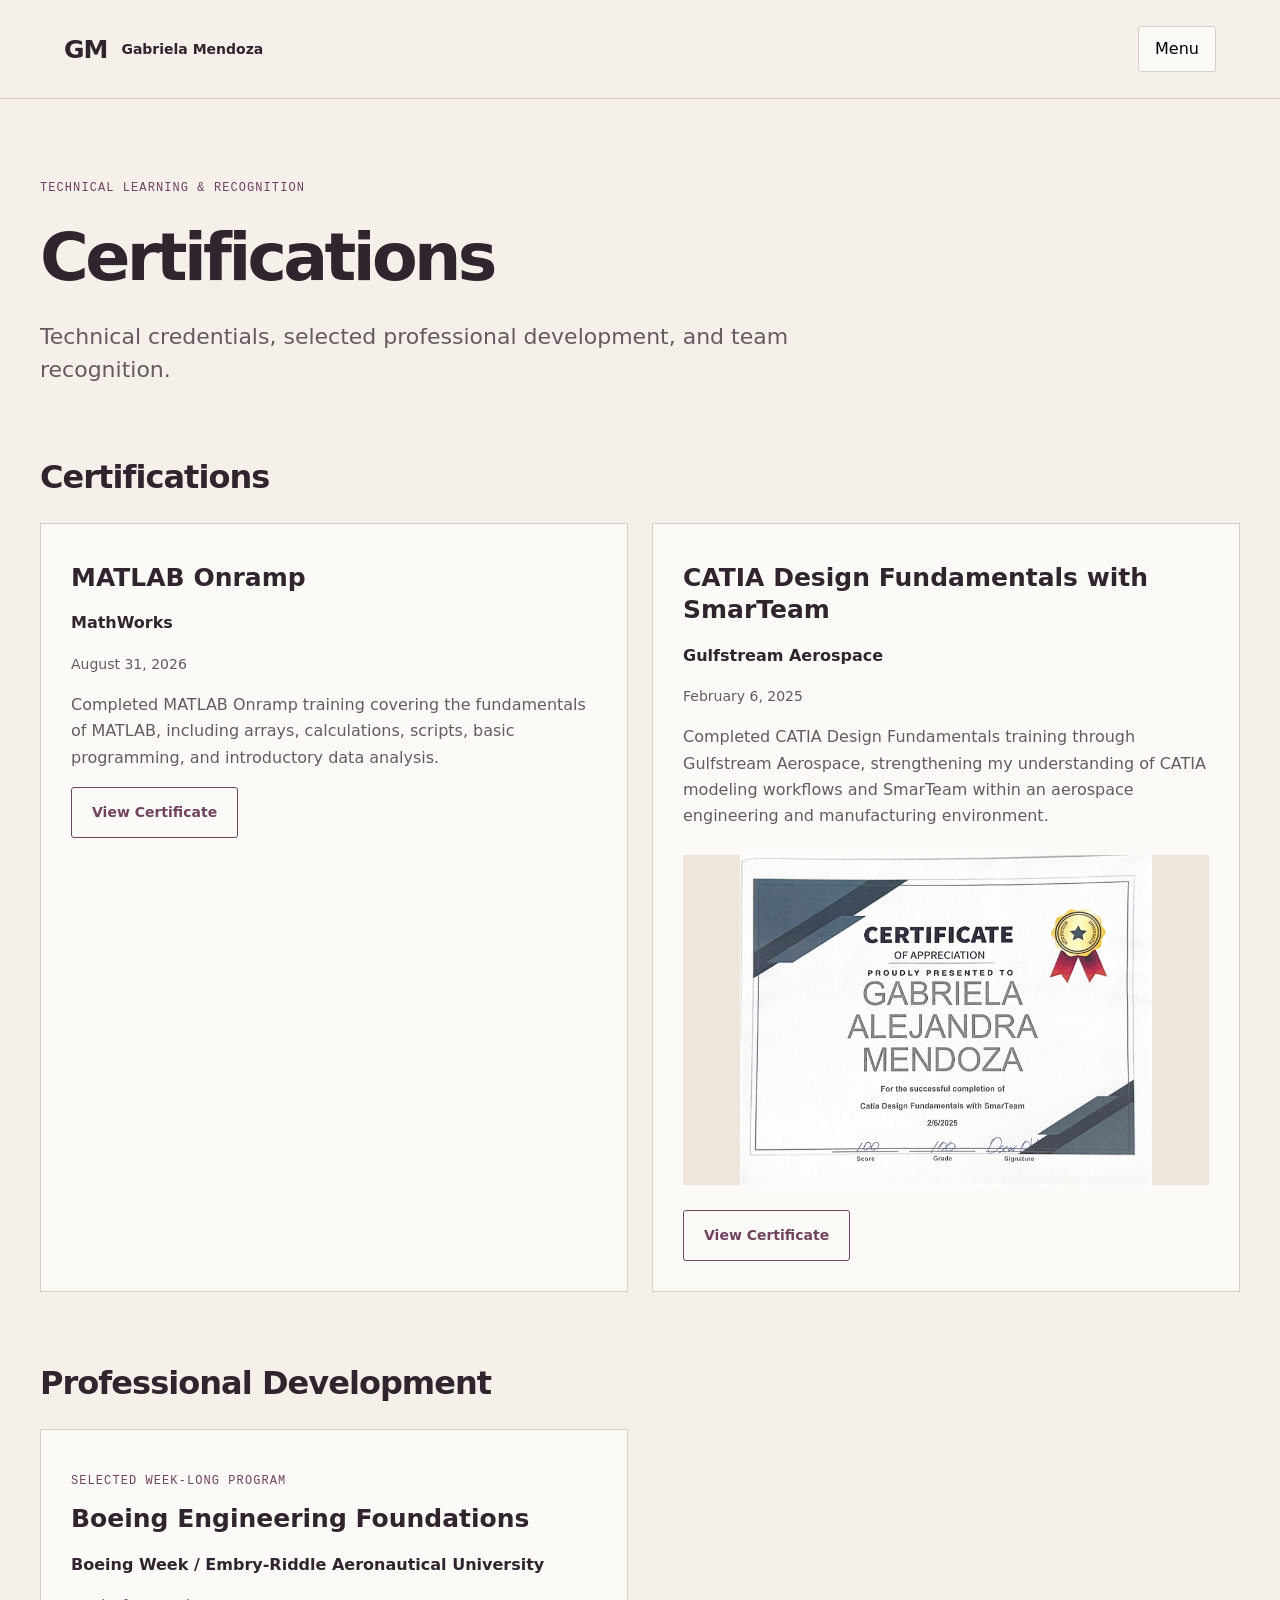
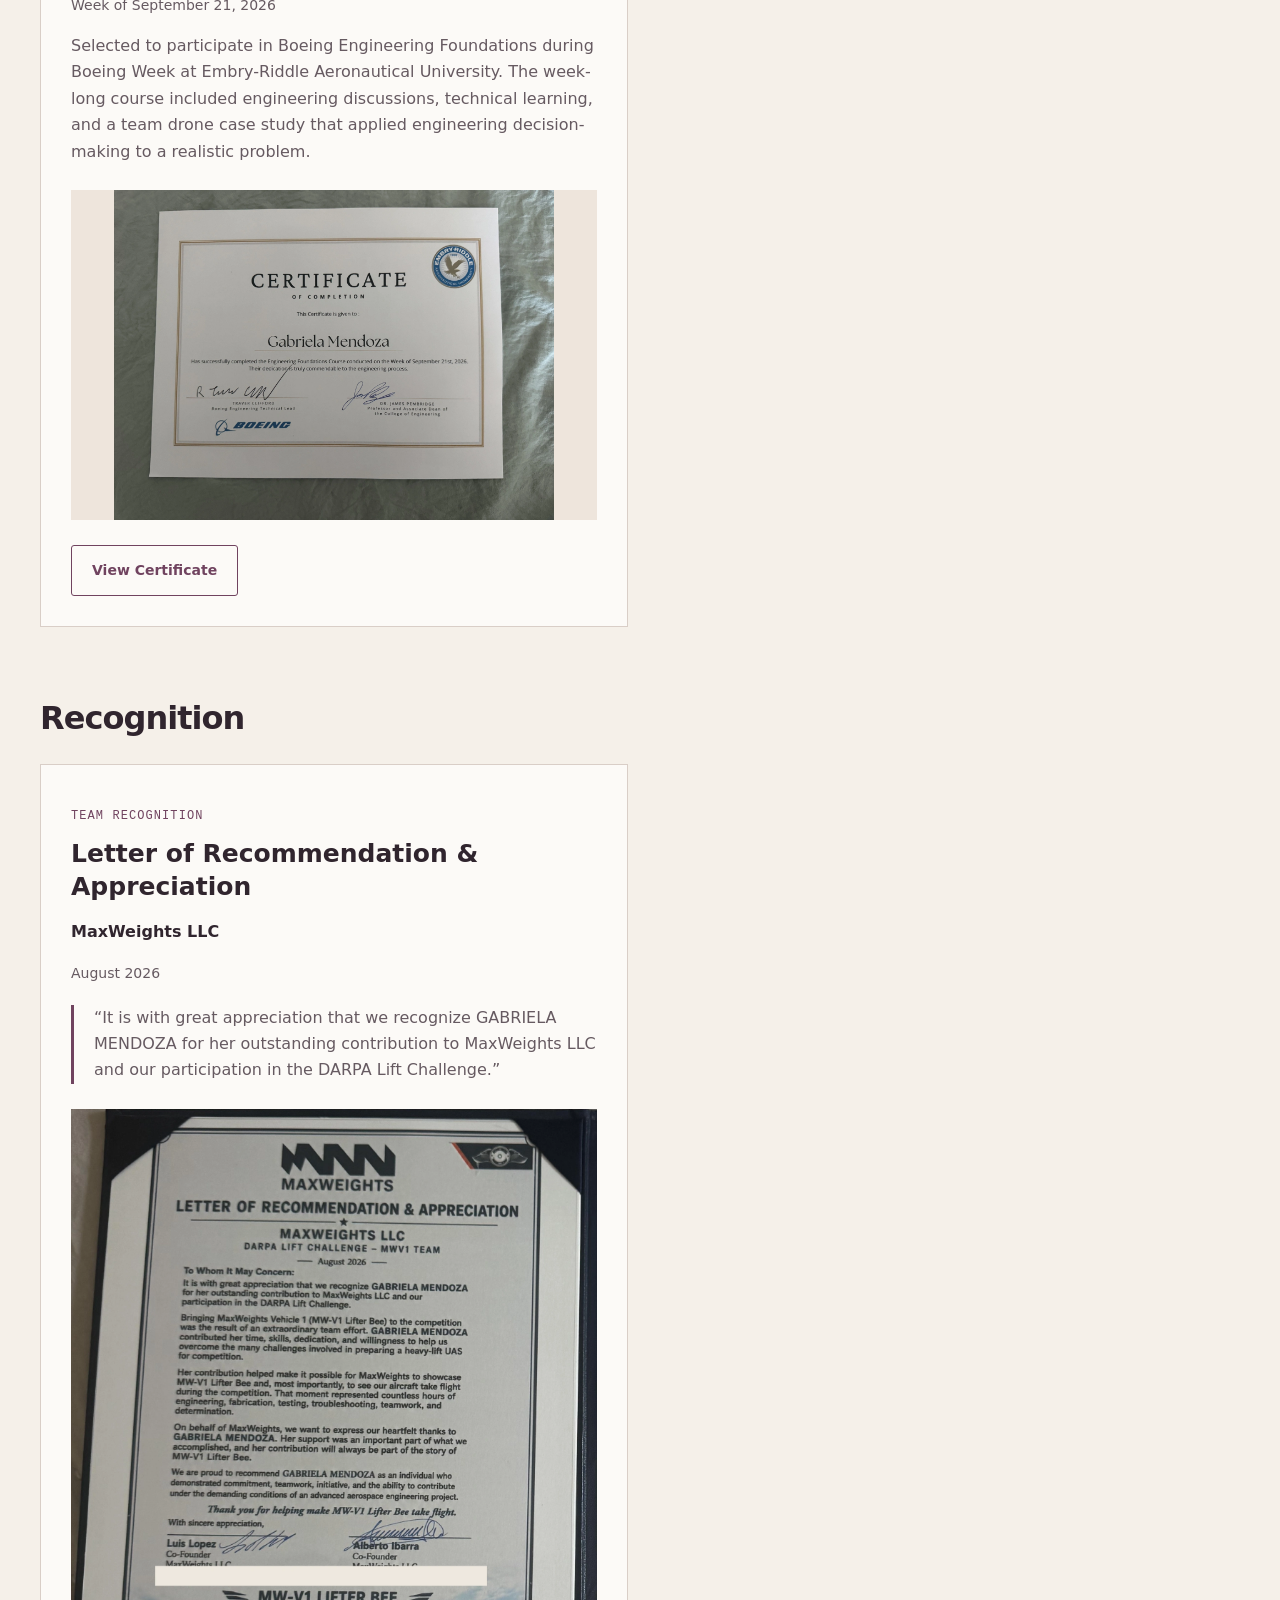
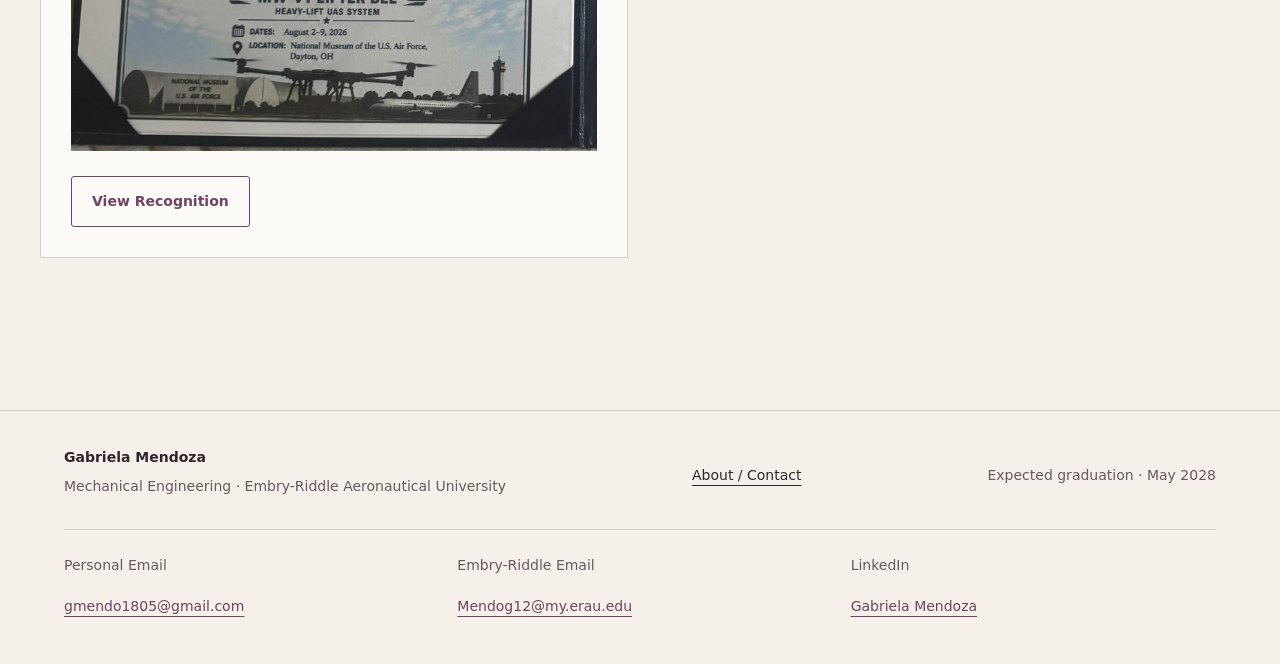
<file: certifications.html>
<!doctype html><html lang="en"><head><meta charset="utf-8"><meta name="viewport" content="width=device-width,initial-scale=1"><title>Certifications | Gabriela Mendoza</title><meta name="description" content="MATLAB and CATIA credentials, Boeing professional development, and MaxWeights recognition."><meta name="robots" content="index,follow"><meta property="og:title" content="Certifications | Gabriela Mendoza"><meta property="og:description" content="MATLAB and CATIA credentials, Boeing professional development, and MaxWeights recognition."><meta property="og:type" content="website"><meta property="og:image" content="https://gmendo1805.github.io/engineering-portfolio/assets/social-preview.jpg"><link rel="icon" href="assets/favicon.svg"><link rel="stylesheet" href="assets/style.css"><link rel="stylesheet" href="assets/revision.css"><script src="assets/site.js" defer></script><link rel="canonical" href="https://gmendo1805.github.io/engineering-portfolio/certifications.html"><meta property="og:url" content="https://gmendo1805.github.io/engineering-portfolio/certifications.html"></head><body><a class="skip" href="#main">Skip to content</a><header><a class="brand" href="index.html">GM<span>Gabriela Mendoza</span></a><button class="menu" aria-expanded="false" aria-controls="navigation">Menu</button><nav id="navigation" aria-label="Main navigation"><a href="index.html">Home</a><a href="education.html">Education</a><a href="experience.html">Professional Experience</a><a href="projects.html">Projects</a><a href="cad.html">CAD Portfolio</a><a href="certifications.html" aria-current="page">Certifications</a><a href="resume.html">Resume</a><a href="about.html">About / Contact</a></nav></header><main id="main"><section class="intro"><p class="eyebrow">Technical Learning & Recognition</p><h1>Certifications</h1><p class="lead">Technical credentials, selected professional development, and team recognition.</p></section><section><h2>Certifications</h2><div class="credential-grid"><article class="credential-card"><h3>MATLAB Onramp</h3><p class="credential-org">MathWorks</p><p class="credential-date">August 31, 2026</p><p>Completed MATLAB Onramp training covering the fundamentals of MATLAB, including arrays, calculations, scripts, basic programming, and introductory data analysis.</p><a class="button secondary" href="assets/documents/MATLAB-Onramp.pdf" target="_blank" rel="noopener">View Certificate</a></article><article class="credential-card"><h3>CATIA Design Fundamentals with SmarTeam</h3><p class="credential-org">Gulfstream Aerospace</p><p class="credential-date">February 6, 2025</p><p>Completed CATIA Design Fundamentals training through Gulfstream Aerospace, strengthening my understanding of CATIA modeling workflows and SmarTeam within an aerospace engineering and manufacturing environment.</p><a href="assets/documents/catia-certificate.pdf" target="_blank" rel="noopener"><img class="credential-image" src="assets/web/catia-certificate-preview.webp" alt="Certificate for successful completion of CATIA Design Fundamentals with SmarTeam, dated February 6, 2025" loading="lazy"></a><a class="button secondary" href="assets/documents/catia-certificate.pdf" target="_blank" rel="noopener">View Certificate</a></article></div></section><section><h2>Professional Development</h2><div class="credential-grid"><article class="credential-card"><p class="eyebrow">Selected week-long program</p><h3>Boeing Engineering Foundations</h3><p class="credential-org">Boeing Week / Embry-Riddle Aeronautical University</p><p class="credential-date">Week of September 21, 2026</p><p>Selected to participate in Boeing Engineering Foundations during Boeing Week at Embry-Riddle Aeronautical University. The week-long course included engineering discussions, technical learning, and a team drone case study that applied engineering decision-making to a realistic problem.</p><a href="assets/web/boeing-completion.webp" target="_blank" rel="noopener"><img class="credential-image" src="assets/web/boeing-completion.webp" alt="Boeing and Embry-Riddle certificate of completion for Engineering Foundations, week of September 21, 2026" loading="lazy"></a><a class="button secondary" href="assets/web/boeing-completion.webp" target="_blank" rel="noopener">View Certificate</a></article></div></section><section><h2>Recognition</h2><div class="credential-grid"><article class="credential-card"><p class="eyebrow">Team recognition</p><h3>Letter of Recommendation &amp; Appreciation</h3><p class="credential-org">MaxWeights LLC</p><p class="credential-date">August 2026</p><p><blockquote>“It is with great appreciation that we recognize GABRIELA MENDOZA for her outstanding contribution to MaxWeights LLC and our participation in the DARPA Lift Challenge.”</blockquote></p><a href="assets/web/maxweights-recognition.webp" target="_blank" rel="noopener"><img class="credential-image recognition-image" src="assets/web/maxweights-recognition.webp" alt="MaxWeights LLC letter of recommendation and appreciation, August 2026" loading="lazy"></a><a class="button secondary" href="assets/web/maxweights-recognition.webp" target="_blank" rel="noopener">View Recognition</a></article></div></section></main><footer><div><strong>Gabriela Mendoza</strong><p>Mechanical Engineering · Embry-Riddle Aeronautical University</p></div><a href="about.html">About / Contact</a><span>Expected graduation · May 2028</span><div class="footer-contact" aria-label="Contact Gabriela"><div class="contact-links"><div><span>Personal Email</span><a href="mailto:gmendo1805@gmail.com">gmendo1805@gmail.com</a></div><div><span>Embry-Riddle Email</span><a href="mailto:Mendog12@my.erau.edu">Mendog12@my.erau.edu</a></div><div><span>LinkedIn</span><a href="https://www.linkedin.com/in/gabriela-mendoza-131874274" target="_blank" rel="noopener">Gabriela Mendoza</a></div></div></div></footer></body></html>
</file>
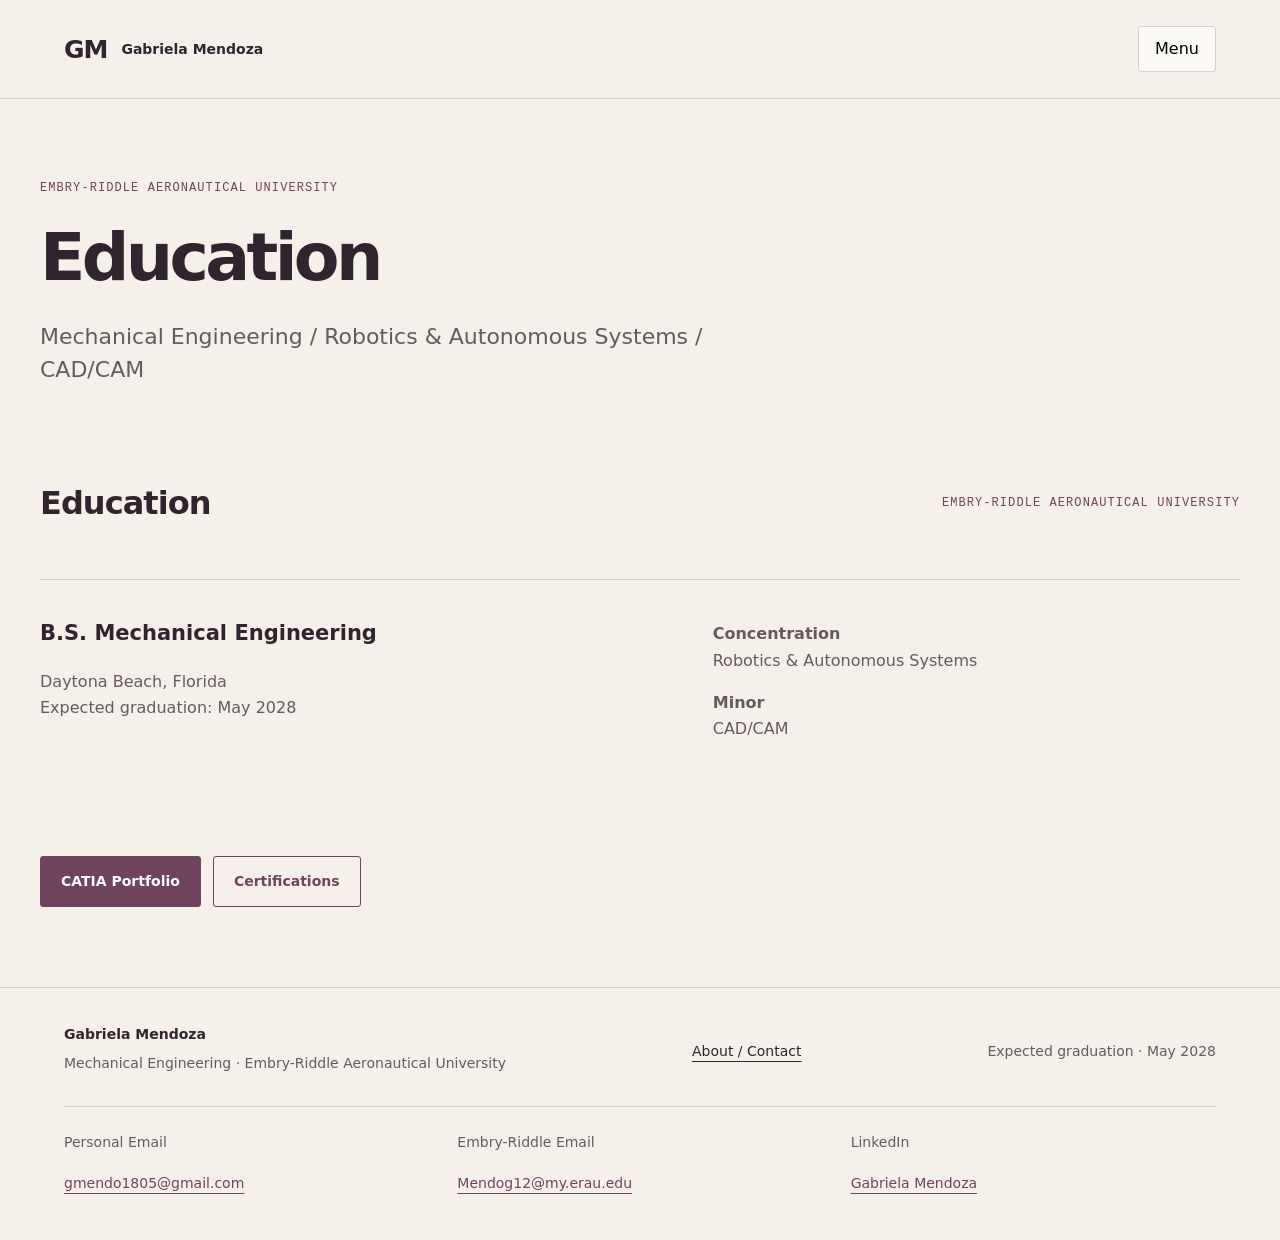
<file: education.html>
<!doctype html><html lang="en"><head><meta charset="utf-8"><meta name="viewport" content="width=device-width,initial-scale=1"><title>Education | Gabriela Mendoza</title><meta name="description" content="Mechanical Engineering at Embry-Riddle, Robotics and Autonomous Systems concentration, CAD/CAM minor."><meta name="robots" content="index,follow"><meta property="og:title" content="Education | Gabriela Mendoza"><meta property="og:description" content="Mechanical Engineering at Embry-Riddle, Robotics and Autonomous Systems concentration, CAD/CAM minor."><meta property="og:type" content="website"><meta property="og:image" content="https://gmendo1805.github.io/engineering-portfolio/assets/social-preview.jpg"><link rel="icon" href="assets/favicon.svg"><link rel="stylesheet" href="assets/style.css"><link rel="stylesheet" href="assets/revision.css"><script src="assets/site.js" defer></script><link rel="canonical" href="https://gmendo1805.github.io/engineering-portfolio/education.html"><meta property="og:url" content="https://gmendo1805.github.io/engineering-portfolio/education.html"></head><body><a class="skip" href="#main">Skip to content</a><header><a class="brand" href="index.html">GM<span>Gabriela Mendoza</span></a><button class="menu" aria-expanded="false" aria-controls="navigation">Menu</button><nav id="navigation" aria-label="Main navigation"><a href="index.html">Home</a><a href="education.html" aria-current="page">Education</a><a href="experience.html">Professional Experience</a><a href="projects.html">Projects</a><a href="cad.html">CAD Portfolio</a><a href="certifications.html">Certifications</a><a href="resume.html">Resume</a><a href="about.html">About / Contact</a></nav></header><main id="main"><section class="intro"><p class="eyebrow">Embry-Riddle Aeronautical University</p><h1>Education</h1><p class="lead">Mechanical Engineering / Robotics & Autonomous Systems / CAD/CAM</p></section><section id="education"><div class="section-title"><h2>Education</h2><span class="eyebrow">Embry-Riddle Aeronautical University</span></div><div class="education-row"><div><h3>B.S. Mechanical Engineering</h3><p>Daytona Beach, Florida<br>Expected graduation: May 2028</p></div><div><p><strong>Concentration</strong><br>Robotics & Autonomous Systems</p><p><strong>Minor</strong><br>CAD/CAM</p></div></div></section><div class="actions"><a class="button" href="cad.html">CATIA Portfolio</a><a class="button secondary" href="certifications.html">Certifications</a></div></main><footer><div><strong>Gabriela Mendoza</strong><p>Mechanical Engineering · Embry-Riddle Aeronautical University</p></div><a href="about.html">About / Contact</a><span>Expected graduation · May 2028</span><div class="footer-contact" aria-label="Contact Gabriela"><div class="contact-links"><div><span>Personal Email</span><a href="mailto:gmendo1805@gmail.com">gmendo1805@gmail.com</a></div><div><span>Embry-Riddle Email</span><a href="mailto:Mendog12@my.erau.edu">Mendog12@my.erau.edu</a></div><div><span>LinkedIn</span><a href="https://www.linkedin.com/in/gabriela-mendoza-131874274" target="_blank" rel="noopener">Gabriela Mendoza</a></div></div></div></footer></body></html>
</file>
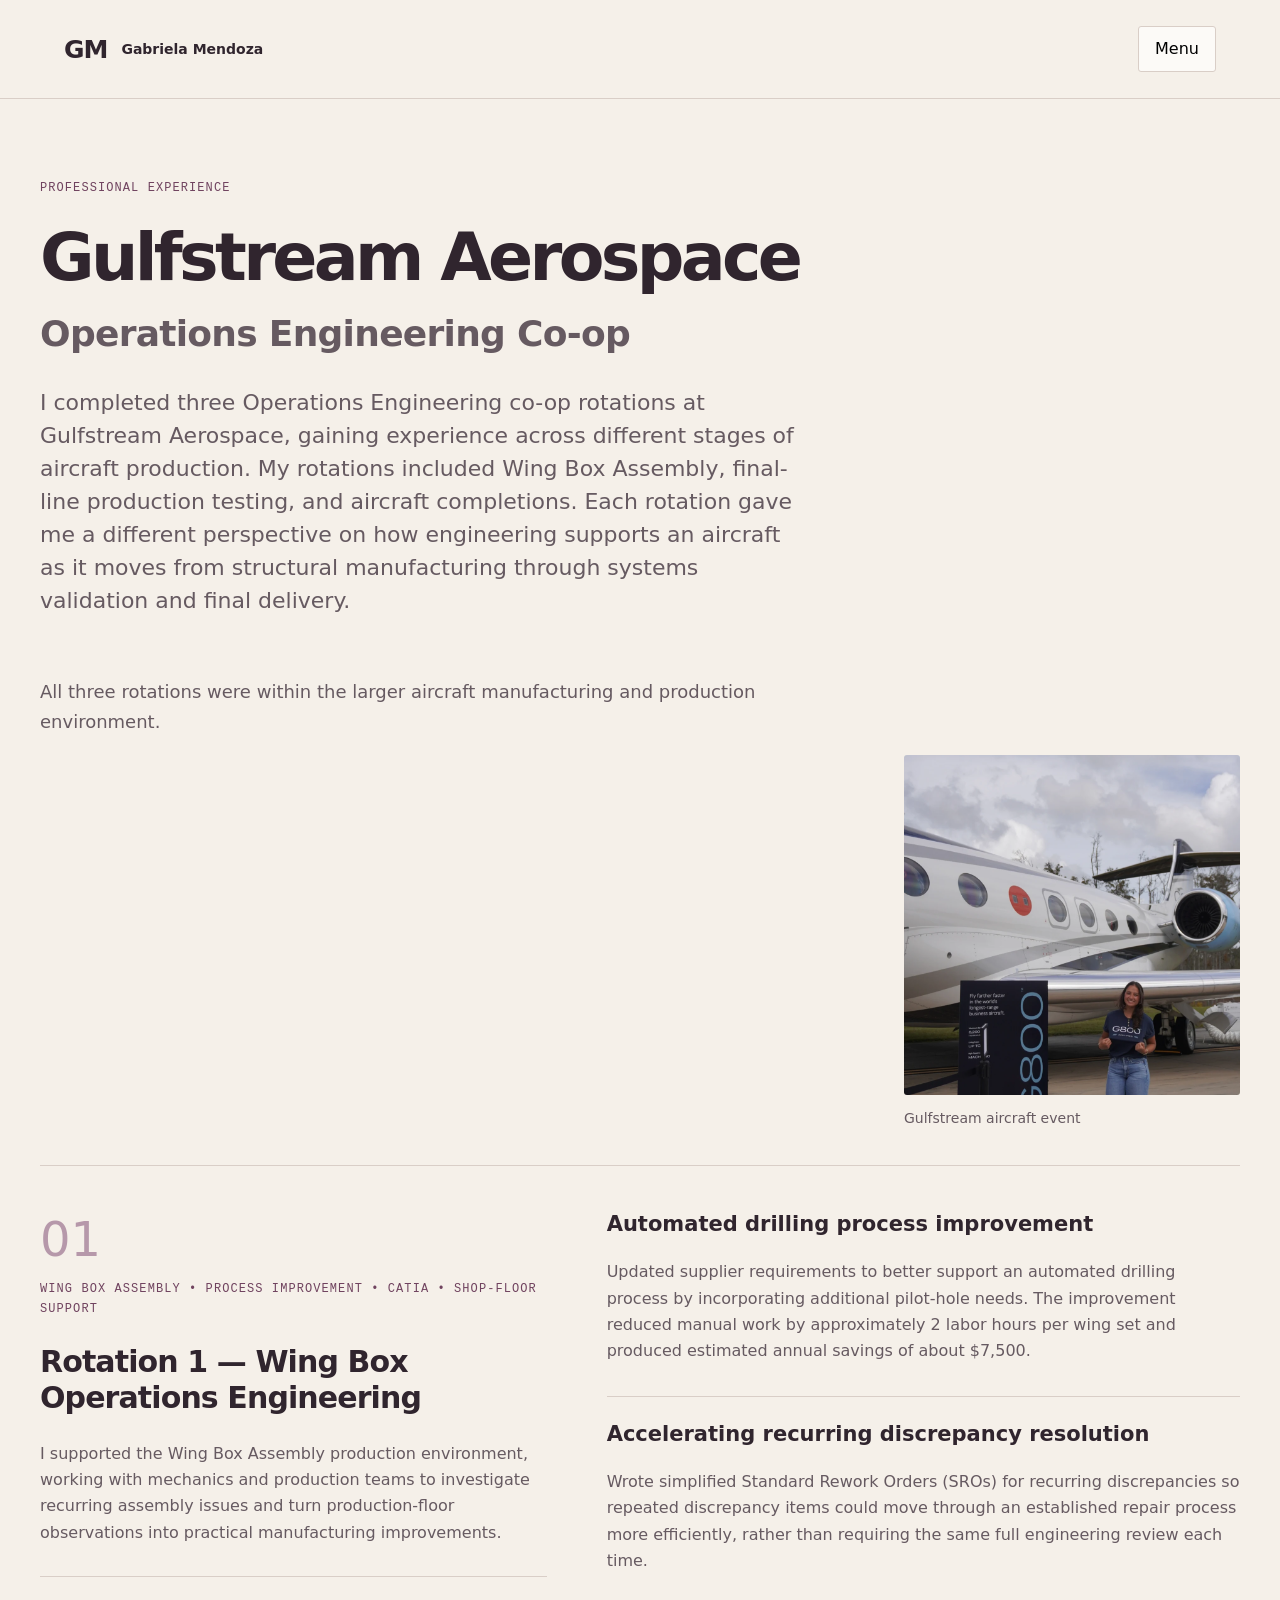
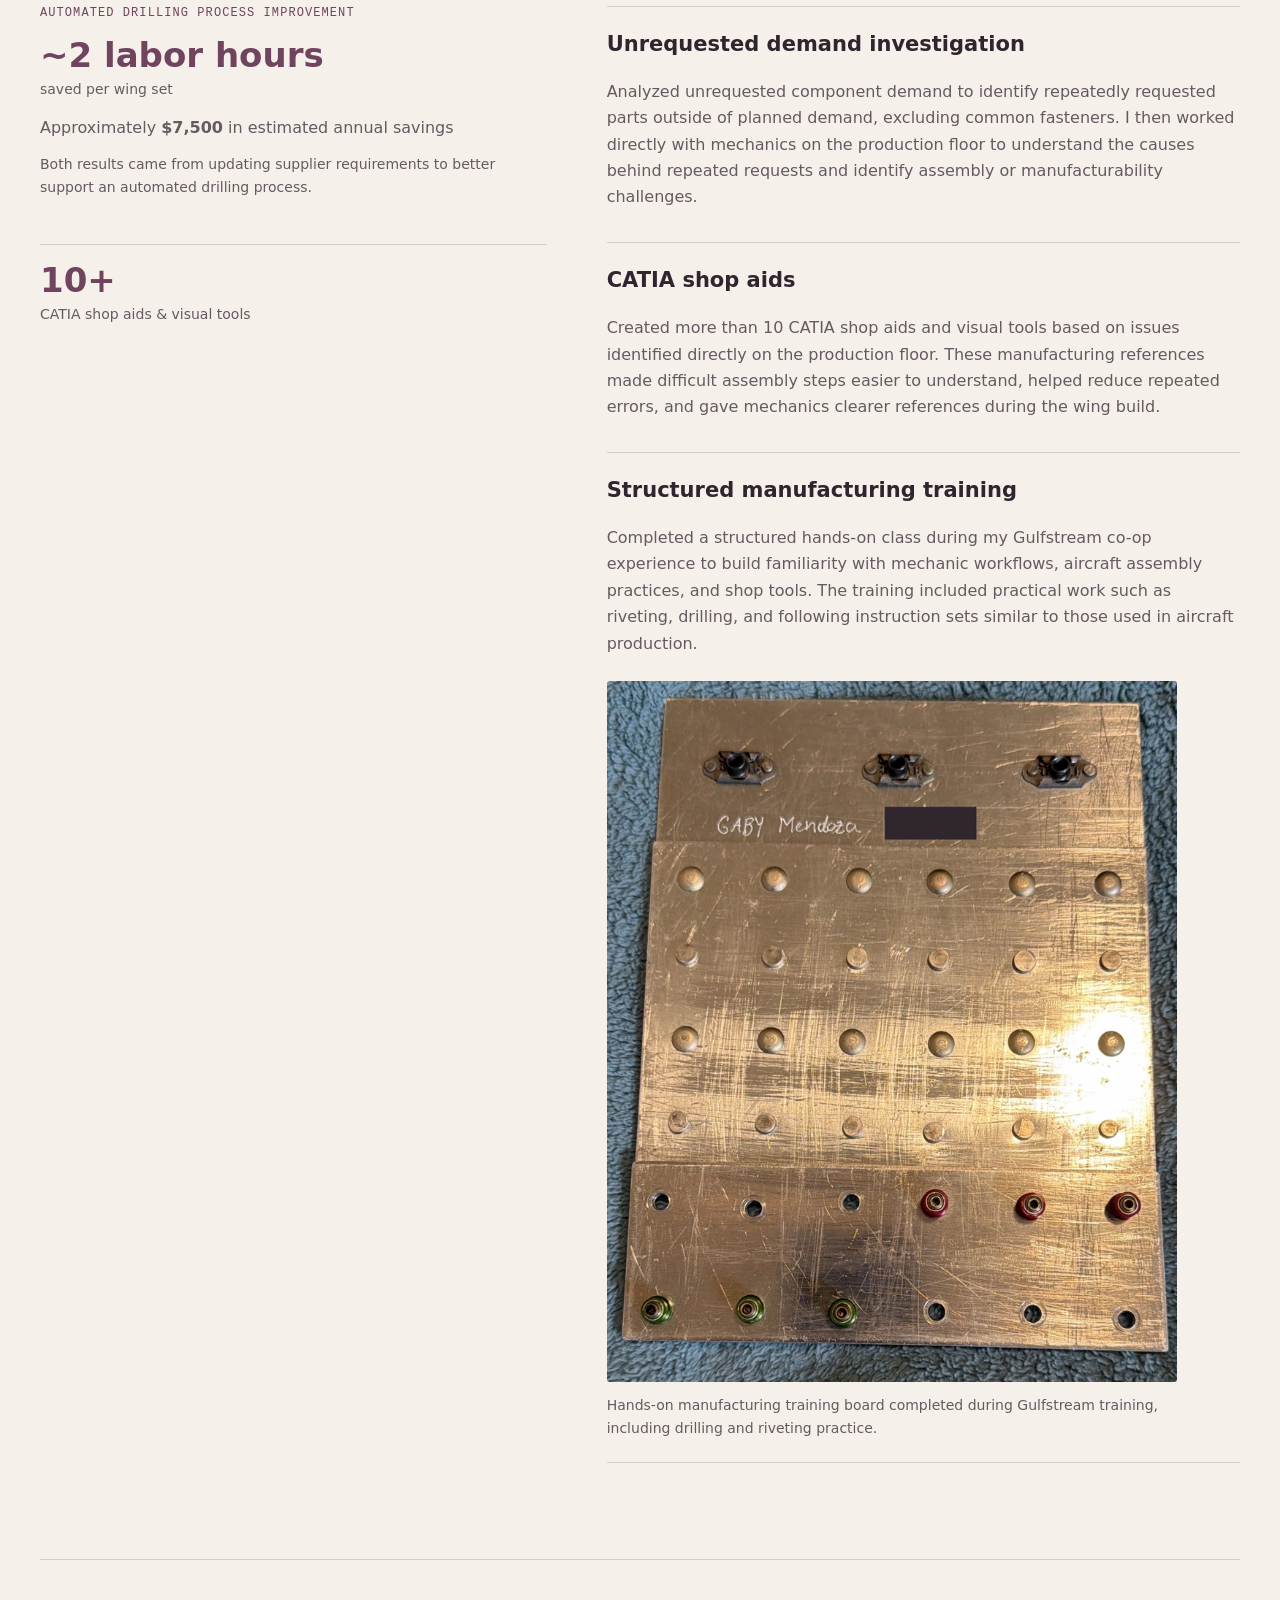
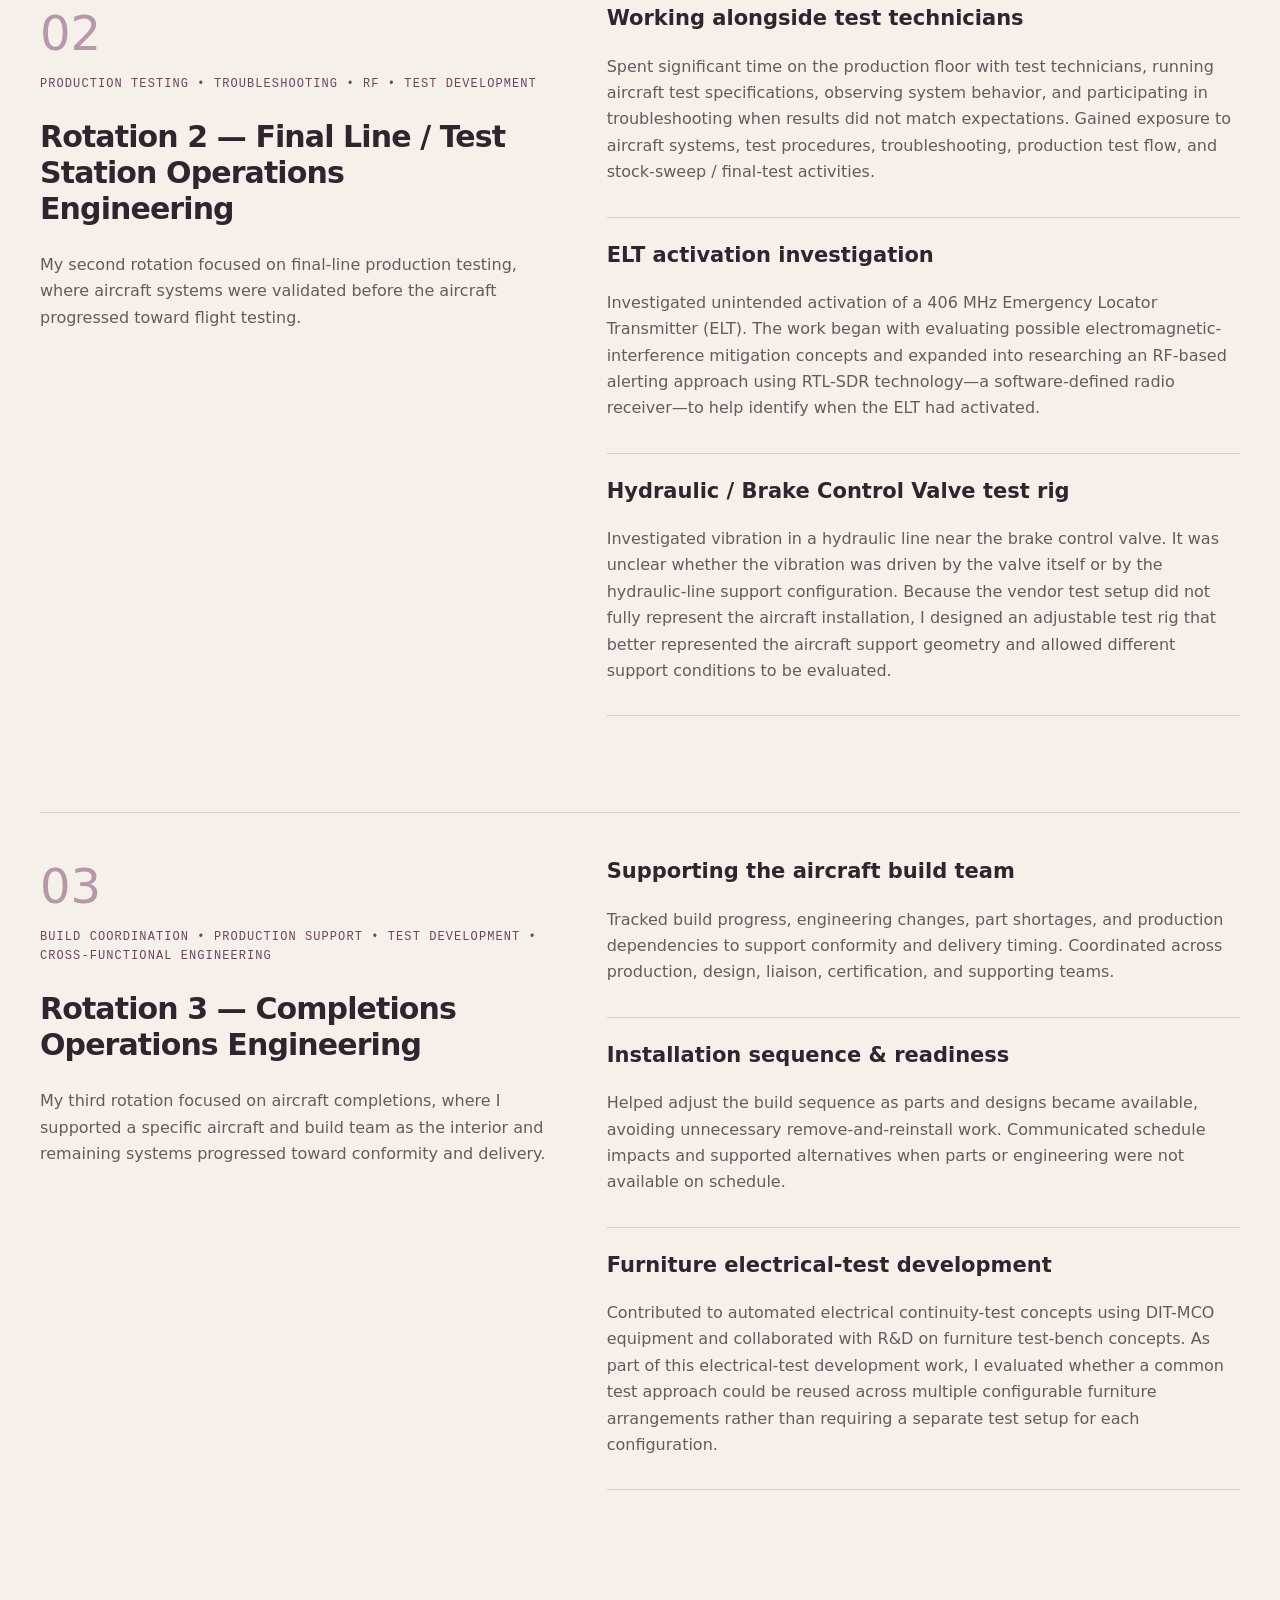
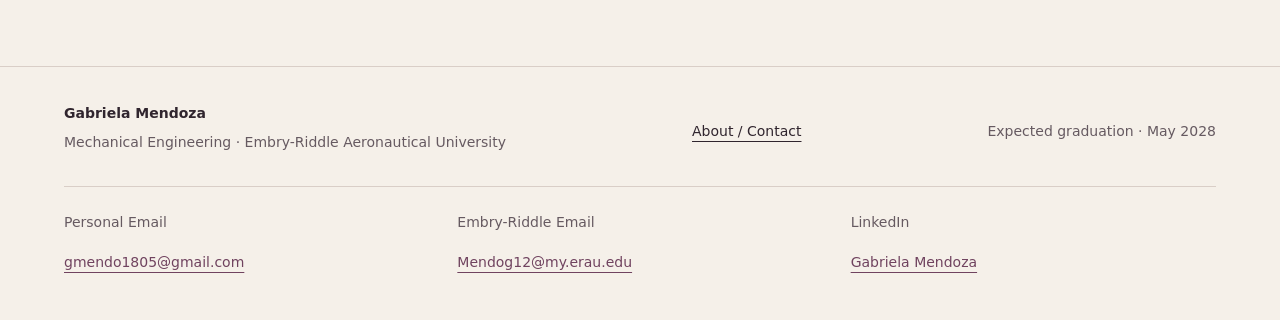
<file: experience.html>
<!doctype html><html lang="en"><head><meta charset="utf-8"><meta name="viewport" content="width=device-width,initial-scale=1"><title>Professional Experience | Gabriela Mendoza</title><meta name="description" content="Three Operations Engineering rotations across Wing Box Assembly, final-line production testing, and completions."><meta name="robots" content="index,follow"><meta property="og:title" content="Professional Experience | Gabriela Mendoza"><meta property="og:description" content="Three Operations Engineering rotations across Wing Box Assembly, final-line production testing, and completions."><meta property="og:type" content="website"><meta property="og:image" content="https://gmendo1805.github.io/engineering-portfolio/assets/social-preview.jpg"><link rel="icon" href="assets/favicon.svg"><link rel="stylesheet" href="assets/style.css"><link rel="stylesheet" href="assets/revision.css"><script src="assets/site.js" defer></script><link rel="canonical" href="https://gmendo1805.github.io/engineering-portfolio/experience.html"><meta property="og:url" content="https://gmendo1805.github.io/engineering-portfolio/experience.html"></head><body><a class="skip" href="#main">Skip to content</a><header><a class="brand" href="index.html">GM<span>Gabriela Mendoza</span></a><button class="menu" aria-expanded="false" aria-controls="navigation">Menu</button><nav id="navigation" aria-label="Main navigation"><a href="index.html">Home</a><a href="education.html">Education</a><a href="experience.html" aria-current="page">Professional Experience</a><a href="projects.html">Projects</a><a href="cad.html">CAD Portfolio</a><a href="certifications.html">Certifications</a><a href="resume.html">Resume</a><a href="about.html">About / Contact</a></nav></header><main id="main"><section class="intro"><p class="eyebrow">Professional Experience</p><h1 class="experience-heading">Gulfstream Aerospace<span class="experience-subtitle">Operations Engineering <span class="nowrap">Co-op</span></span></h1><p class="lead">I completed three Operations Engineering co-op rotations at Gulfstream Aerospace, gaining experience across different stages of aircraft production. My rotations included Wing Box Assembly, final-line production testing, and aircraft completions. Each rotation gave me a different perspective on how engineering supports an aircraft as it moves from structural manufacturing through systems validation and final delivery.</p></section><p class="experience-context">All three rotations were within the larger aircraft manufacturing and production environment.</p><figure class="photo experience-photo"><img src="assets/web/gulfstream-event.webp" alt="Gabriela beside a Gulfstream aircraft at an outdoor aviation event" loading="lazy" decoding="async" srcset="assets/web/gulfstream-event-480.webp 321w, assets/web/gulfstream-event-960.webp 641w, assets/web/gulfstream-event.webp 1069w" sizes="(max-width: 760px) 100vw, 60vw"><figcaption>Gulfstream aircraft event</figcaption></figure><section class="rotation"><div><span class="index">01</span><p class="eyebrow">Wing Box Assembly • Process Improvement • CATIA • Shop-Floor Support</p><h2>Rotation 1 — Wing Box Operations Engineering</h2><p>I supported the Wing Box Assembly production environment, working with mechanics and production teams to investigate recurring assembly issues and turn production-floor observations into practical manufacturing improvements.</p><div class="metrics"><div class="combined-impact"><p class="eyebrow">Automated drilling process improvement</p><strong>~2 labor hours</strong><span>saved per wing set</span><p>Approximately <b>$7,500</b> in estimated annual savings</p><p class="impact-context">Both results came from updating supplier requirements to better support an automated drilling process.</p></div><div><strong>10+</strong><span>CATIA shop aids &amp; visual tools</span></div></div></div><div><article class="detail"><h3>Automated drilling process improvement</h3><p>Updated supplier requirements to better support an automated drilling process by incorporating additional pilot-hole needs. The improvement reduced manual work by approximately 2 labor hours per wing set and produced estimated annual savings of about $7,500.</p></article><article class="detail"><h3>Accelerating recurring discrepancy resolution</h3><p>Wrote simplified Standard Rework Orders (SROs) for recurring discrepancies so repeated discrepancy items could move through an established repair process more efficiently, rather than requiring the same full engineering review each time.</p></article><article class="detail"><h3>Unrequested demand investigation</h3><p>Analyzed unrequested component demand to identify repeatedly requested parts outside of planned demand, excluding common fasteners. I then worked directly with mechanics on the production floor to understand the causes behind repeated requests and identify assembly or manufacturability challenges.</p></article><article class="detail"><h3>CATIA shop aids</h3><p>Created more than 10 CATIA shop aids and visual tools based on issues identified directly on the production floor. These manufacturing references made difficult assembly steps easier to understand, helped reduce repeated errors, and gave mechanics clearer references during the wing build.</p></article><article class="detail structures-training"><h3>Structured manufacturing training</h3><p>Completed a structured hands-on class during my Gulfstream co-op experience to build familiarity with mechanic workflows, aircraft assembly practices, and shop tools. The training included practical work such as riveting, drilling, and following instruction sets similar to those used in aircraft production.</p><figure class="photo"><img src="assets/web/structures-training.webp" srcset="assets/web/structures-training-480.webp 390w, assets/web/structures-training-960.webp 780w, assets/web/structures-training.webp 1300w" sizes="(max-width: 760px) 100vw, 55vw" alt="Training board with rivet rows and drilled holes completed during Gulfstream structures training" loading="lazy" decoding="async"><figcaption>Hands-on manufacturing training board completed during Gulfstream training, including drilling and riveting practice.</figcaption></figure></article></div></section><section class="rotation"><div><span class="index">02</span><p class="eyebrow">Production Testing • Troubleshooting • RF • Test Development</p><h2>Rotation 2 — Final Line / Test Station Operations Engineering</h2><p>My second rotation focused on final-line production testing, where aircraft systems were validated before the aircraft progressed toward flight testing.</p></div><div><article class="detail"><h3>Working alongside test technicians</h3><p>Spent significant time on the production floor with test technicians, running aircraft test specifications, observing system behavior, and participating in troubleshooting when results did not match expectations. Gained exposure to aircraft systems, test procedures, troubleshooting, production test flow, and stock-sweep / final-test activities.</p></article><article class="detail"><h3>ELT activation investigation</h3><p>Investigated unintended activation of a 406 MHz Emergency Locator Transmitter (ELT). The work began with evaluating possible electromagnetic-interference mitigation concepts and expanded into researching an RF-based alerting approach using RTL-SDR technology—a software-defined radio receiver—to help identify when the ELT had activated.</p></article><article class="detail"><h3>Hydraulic / Brake Control Valve test rig</h3><p>Investigated vibration in a hydraulic line near the brake control valve. It was unclear whether the vibration was driven by the valve itself or by the hydraulic-line support configuration. Because the vendor test setup did not fully represent the aircraft installation, I designed an adjustable test rig that better represented the aircraft support geometry and allowed different support conditions to be evaluated.</p></article></div></section><section class="rotation"><div><span class="index">03</span><p class="eyebrow">Build Coordination • Production Support • Test Development • Cross-Functional Engineering</p><h2>Rotation 3 — Completions Operations Engineering</h2><p>My third rotation focused on aircraft completions, where I supported a specific aircraft and build team as the interior and remaining systems progressed toward conformity and delivery.</p></div><div><article class="detail"><h3>Supporting the aircraft build team</h3><p>Tracked build progress, engineering changes, part shortages, and production dependencies to support conformity and delivery timing. Coordinated across production, design, liaison, certification, and supporting teams.</p></article><article class="detail"><h3>Installation sequence & readiness</h3><p>Helped adjust the build sequence as parts and designs became available, avoiding unnecessary remove-and-reinstall work. Communicated schedule impacts and supported alternatives when parts or engineering were not available on schedule.</p></article><article class="detail"><h3>Furniture electrical-test development</h3><p>Contributed to automated electrical continuity-test concepts using DIT-MCO equipment and collaborated with R&D on furniture test-bench concepts. As part of this electrical-test development work, I evaluated whether a common test approach could be reused across multiple configurable furniture arrangements rather than requiring a separate test setup for each configuration.</p></article></div></section></main><footer><div><strong>Gabriela Mendoza</strong><p>Mechanical Engineering · Embry-Riddle Aeronautical University</p></div><a href="about.html">About / Contact</a><span>Expected graduation · May 2028</span><div class="footer-contact" aria-label="Contact Gabriela"><div class="contact-links"><div><span>Personal Email</span><a href="mailto:gmendo1805@gmail.com">gmendo1805@gmail.com</a></div><div><span>Embry-Riddle Email</span><a href="mailto:Mendog12@my.erau.edu">Mendog12@my.erau.edu</a></div><div><span>LinkedIn</span><a href="https://www.linkedin.com/in/gabriela-mendoza-131874274" target="_blank" rel="noopener">Gabriela Mendoza</a></div></div></div></footer></body></html>
</file>
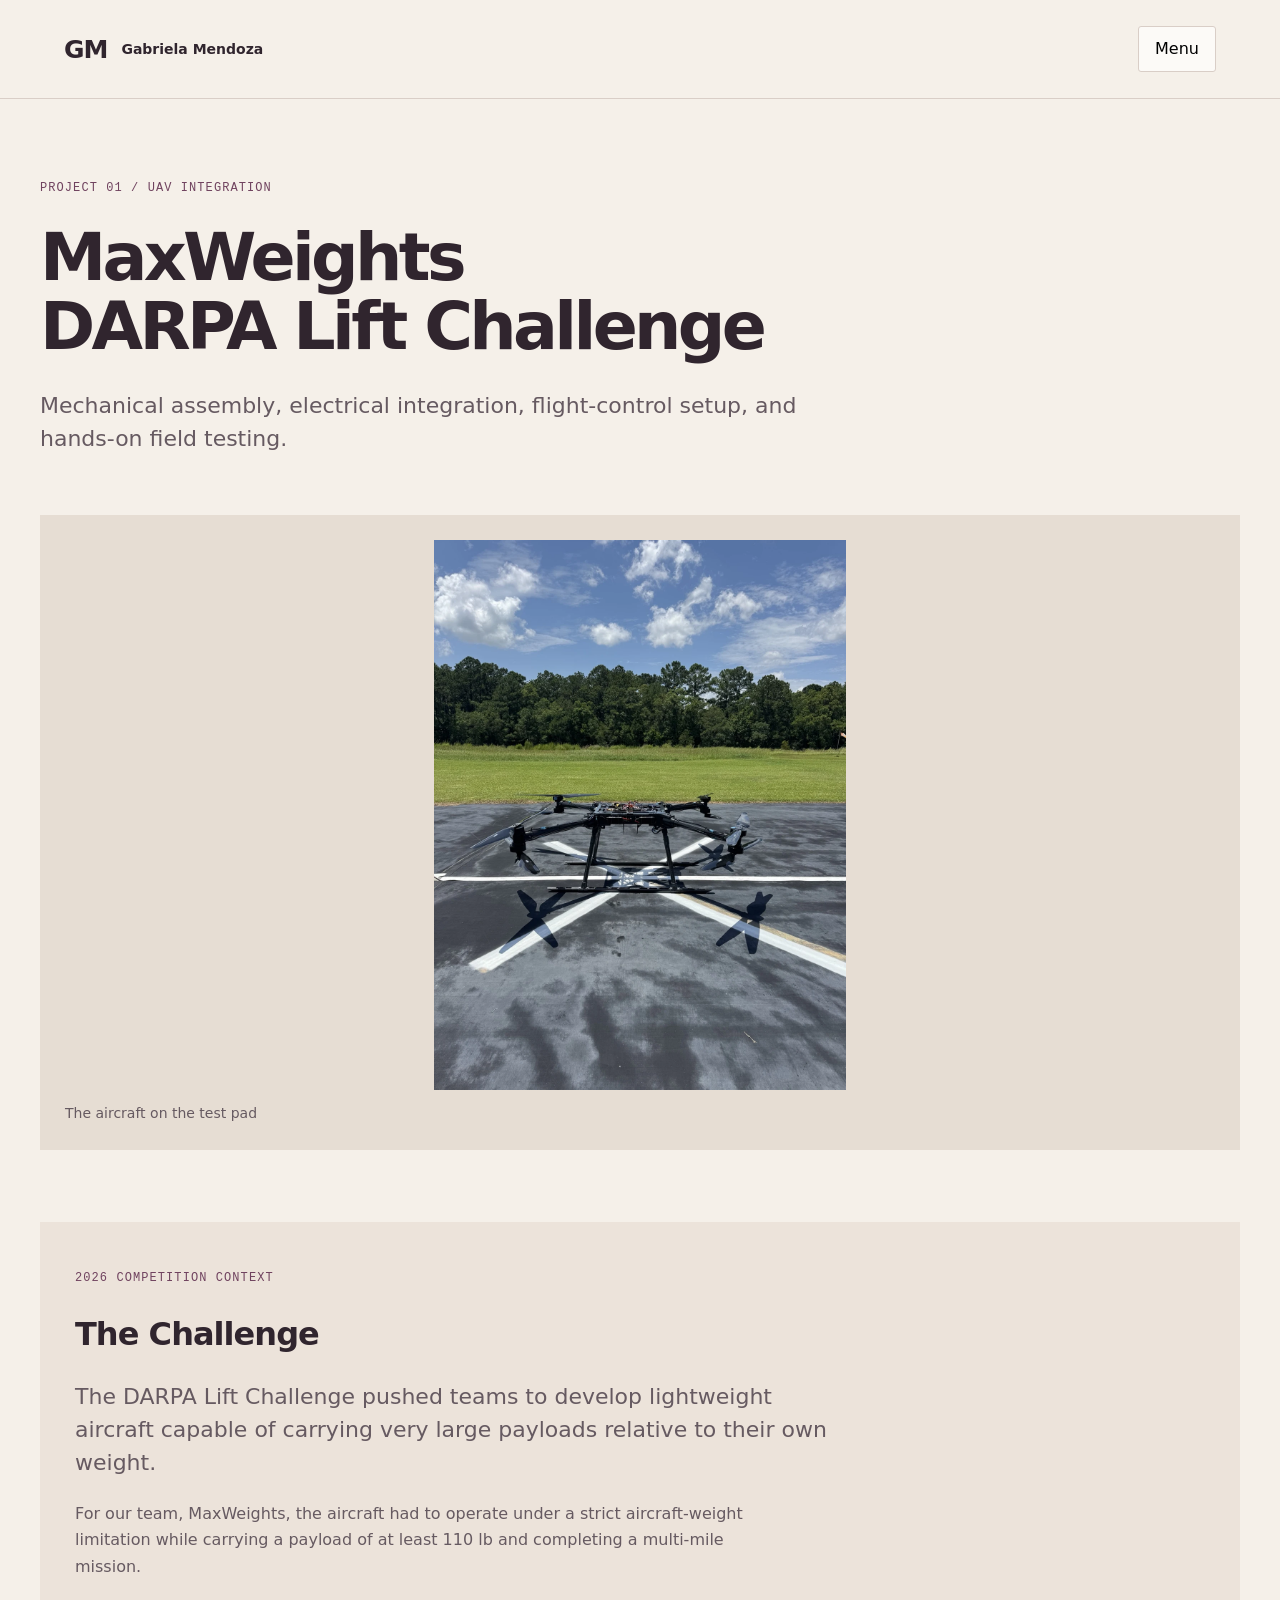
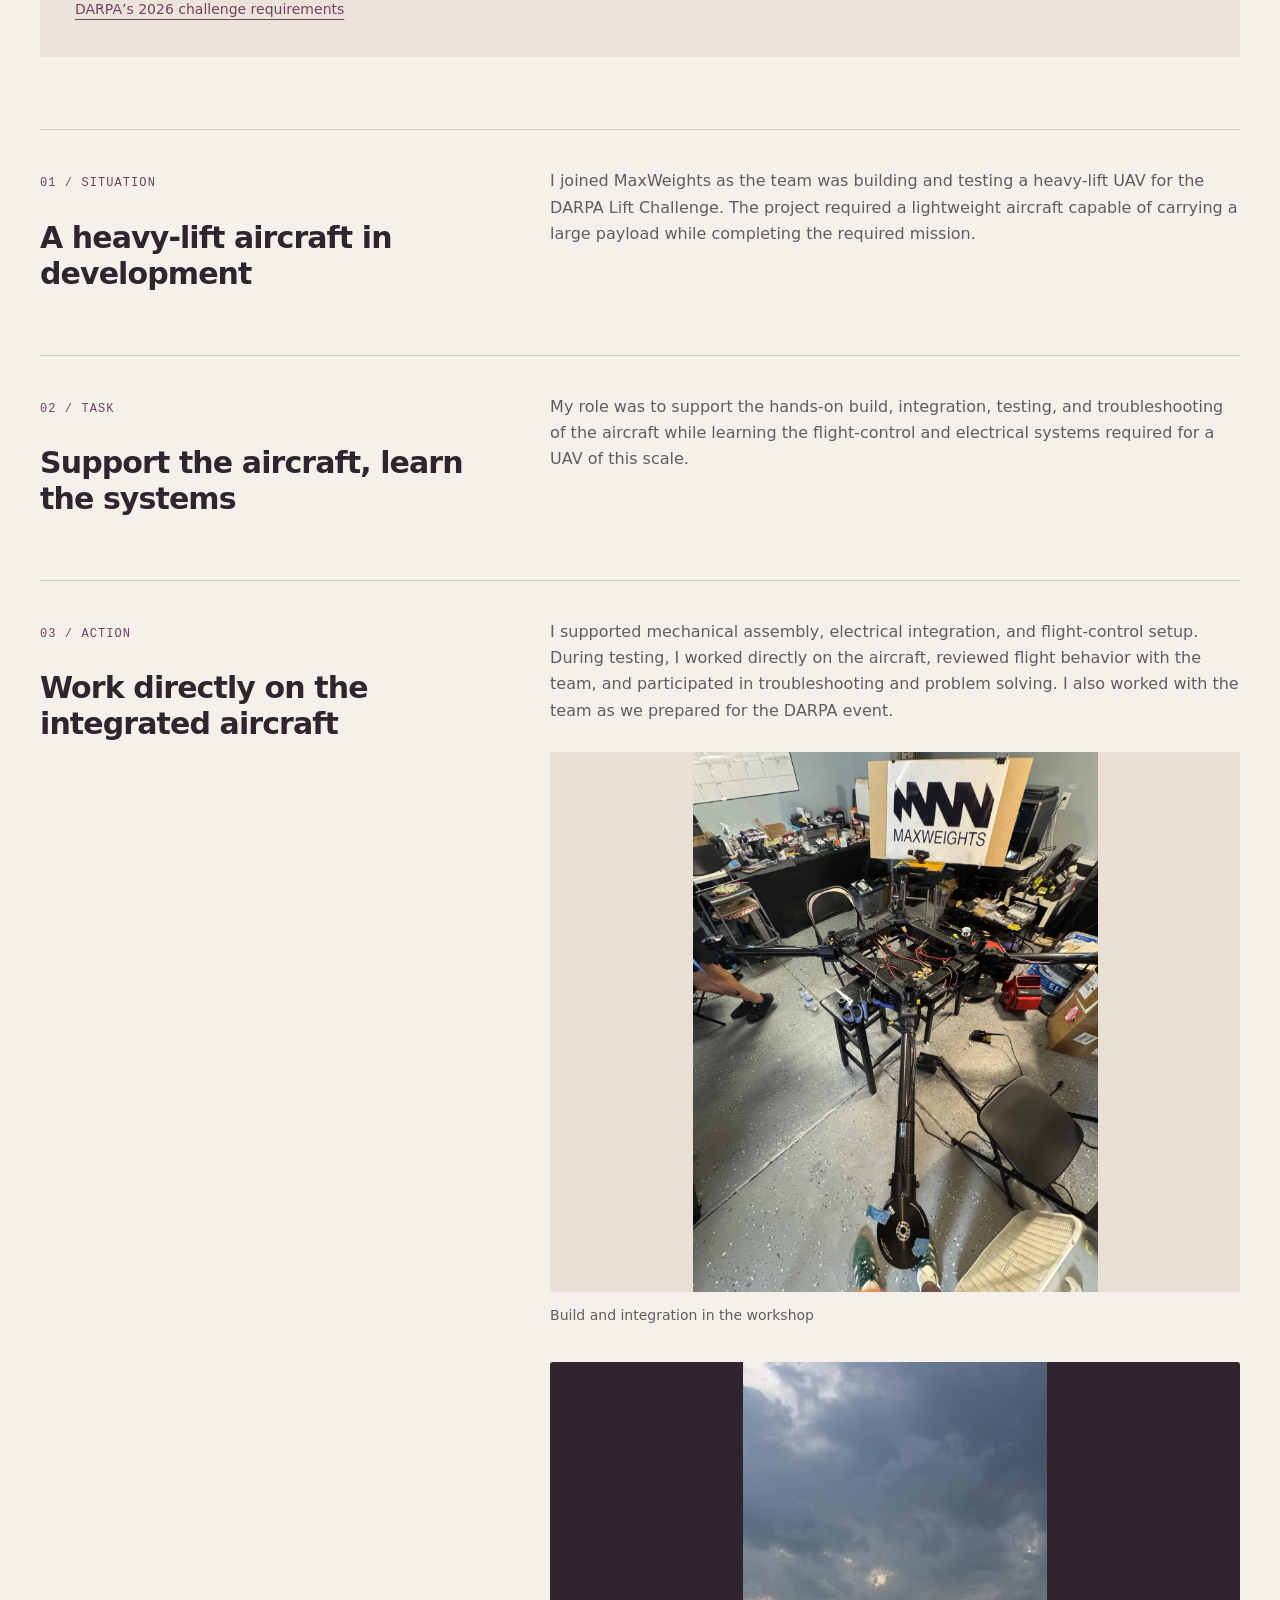
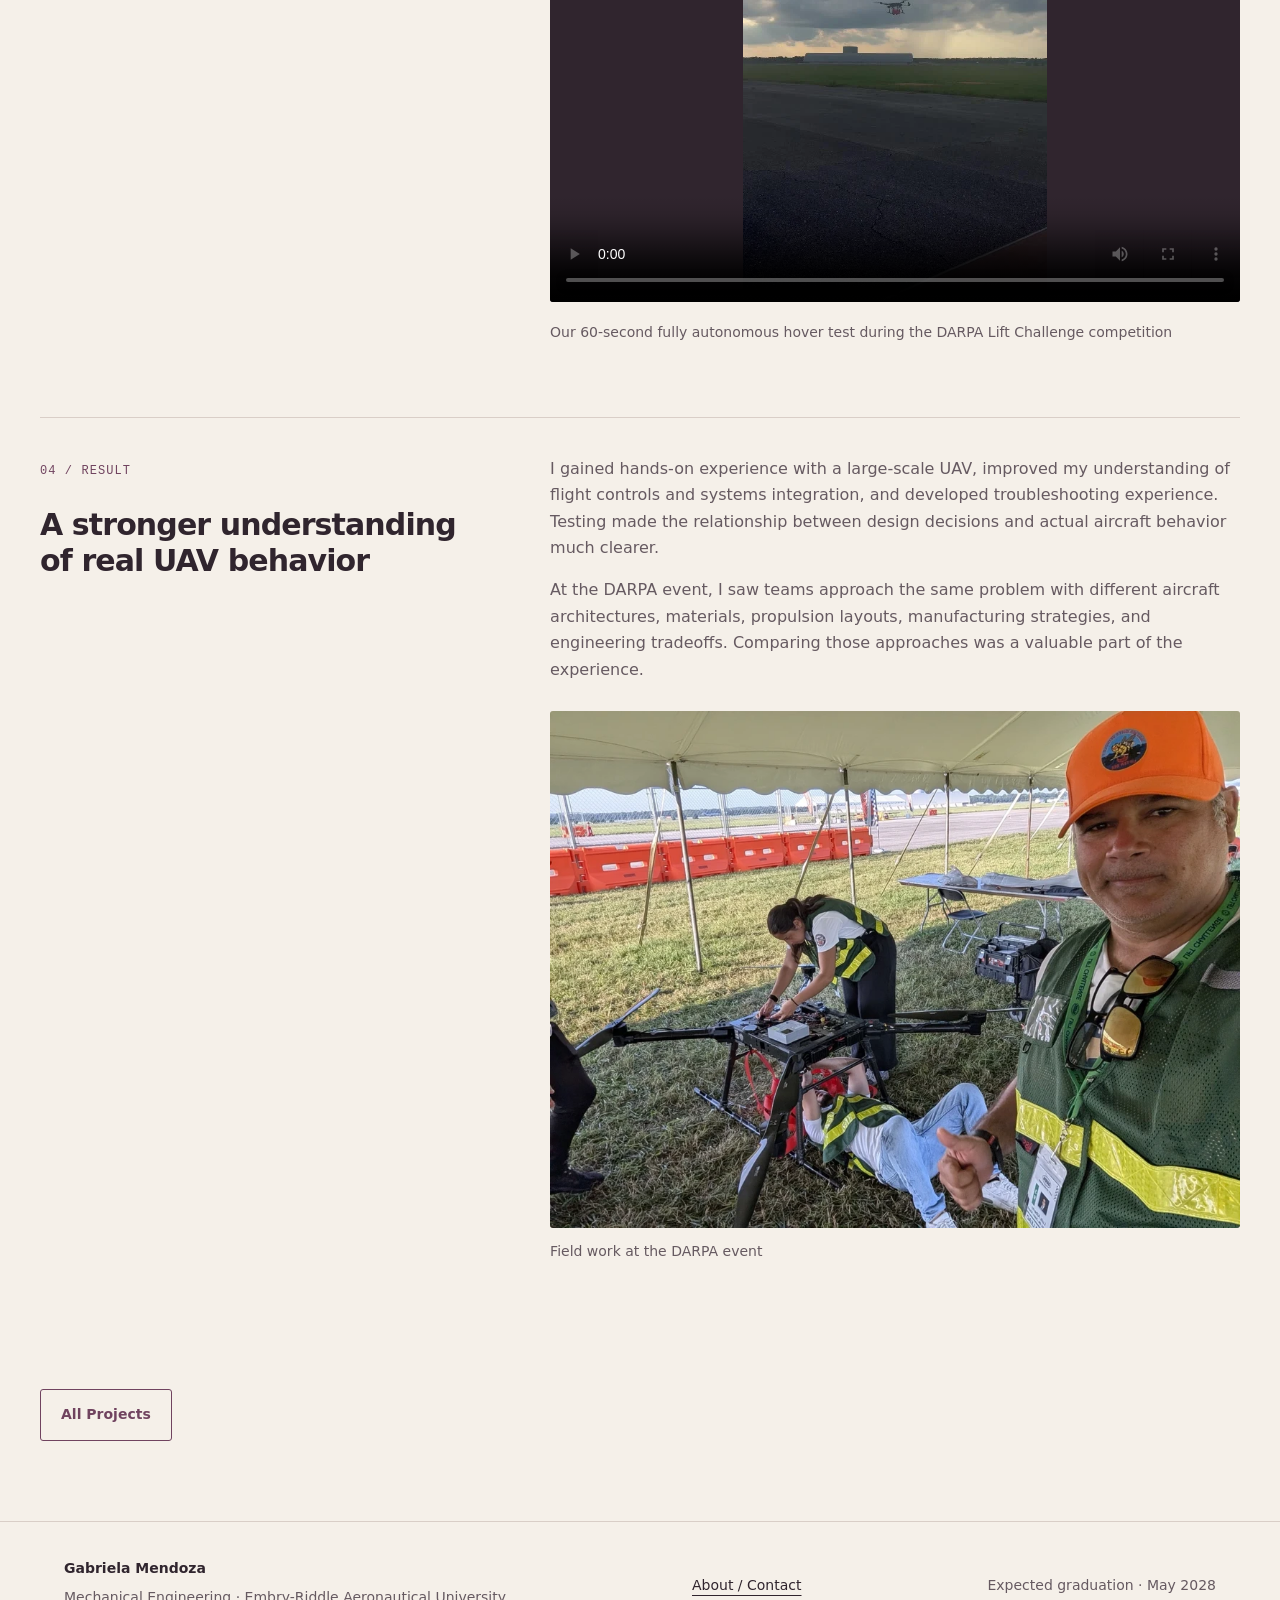
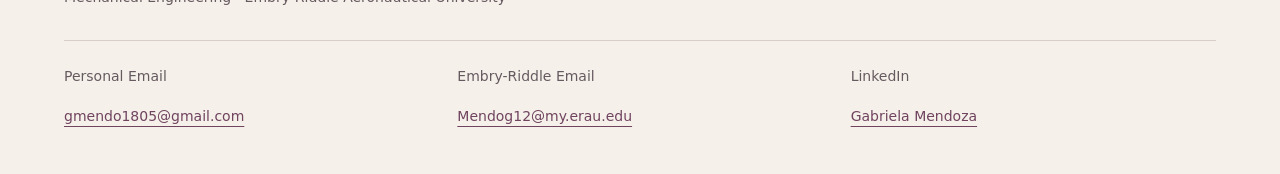
<file: maxweights.html>
<!doctype html><html lang="en"><head><meta charset="utf-8"><meta name="viewport" content="width=device-width,initial-scale=1"><title>MaxWeights / DARPA Lift Challenge | Gabriela Mendoza</title><meta name="description" content="Heavy-lift UAV integration and field testing for the 2026 DARPA Lift Challenge."><meta name="robots" content="index,follow"><meta property="og:title" content="MaxWeights / DARPA Lift Challenge | Gabriela Mendoza"><meta property="og:description" content="Heavy-lift UAV integration and field testing for the 2026 DARPA Lift Challenge."><meta property="og:type" content="website"><meta property="og:image" content="https://gmendo1805.github.io/engineering-portfolio/assets/social-preview.jpg"><link rel="icon" href="assets/favicon.svg"><link rel="stylesheet" href="assets/style.css"><link rel="stylesheet" href="assets/revision.css"><script src="assets/site.js" defer></script><link rel="canonical" href="https://gmendo1805.github.io/engineering-portfolio/maxweights.html"><meta property="og:url" content="https://gmendo1805.github.io/engineering-portfolio/maxweights.html"></head><body><a class="skip" href="#main">Skip to content</a><header><a class="brand" href="index.html">GM<span>Gabriela Mendoza</span></a><button class="menu" aria-expanded="false" aria-controls="navigation">Menu</button><nav id="navigation" aria-label="Main navigation"><a href="index.html">Home</a><a href="education.html">Education</a><a href="experience.html">Professional Experience</a><a href="projects.html">Projects</a><a href="cad.html">CAD Portfolio</a><a href="certifications.html">Certifications</a><a href="resume.html">Resume</a><a href="about.html">About / Contact</a></nav></header><main id="main"><section class="intro"><p class="eyebrow">Project 01 / UAV Integration</p><h1>MaxWeights<br>DARPA Lift Challenge</h1><p class="lead">Mechanical assembly, electrical integration, flight-control setup, and hands-on field testing.</p></section><figure class="photo wide-photo"><img src="assets/web/drone-field.webp" alt="MaxWeights heavy-lift UAV on an outdoor test pad" loading="lazy" decoding="async" srcset="assets/web/drone-field-480.webp 360w, assets/web/drone-field-960.webp 720w, assets/web/drone-field.webp 1152w" sizes="(max-width: 760px) 100vw, 60vw"><figcaption>The aircraft on the test pad</figcaption></figure><section class="challenge"><p class="eyebrow">2026 competition context</p><h2>The Challenge</h2><p class="lead">The DARPA Lift Challenge pushed teams to develop lightweight aircraft capable of carrying very large payloads relative to their own weight.</p><p>For our team, MaxWeights, the aircraft had to operate under a strict aircraft-weight limitation while carrying a payload of at least 110 lb and completing a multi-mile mission.</p><a class="source-link" href="https://www.darpa.mil/research/challenges/lift/about" target="_blank" rel="noopener">DARPA’s 2026 challenge requirements</a></section><div class="star"><article class="star-step"><div><span class="eyebrow">01 / Situation</span><h2>A heavy-lift aircraft in development</h2></div><div><p>I joined MaxWeights as the team was building and testing a heavy-lift UAV for the DARPA Lift Challenge. The project required a lightweight aircraft capable of carrying a large payload while completing the required mission.</p></div></article><article class="star-step"><div><span class="eyebrow">02 / Task</span><h2>Support the aircraft, learn the systems</h2></div><div><p>My role was to support the hands-on build, integration, testing, and troubleshooting of the aircraft while learning the flight-control and electrical systems required for a UAV of this scale.</p></div></article><article class="star-step"><div><span class="eyebrow">03 / Action</span><h2>Work directly on the integrated aircraft</h2></div><div><p>I supported mechanical assembly, electrical integration, and flight-control setup. During testing, I worked directly on the aircraft, reviewed flight behavior with the team, and participated in troubleshooting and problem solving. I also worked with the team as we prepared for the DARPA event.</p><figure class="photo "><img src="assets/web/drone-build.webp" alt="MaxWeights UAV hardware and wiring in the workshop" loading="lazy" decoding="async" srcset="assets/web/drone-build-480.webp 360w, assets/web/drone-build-960.webp 720w, assets/web/drone-build.webp 1152w" sizes="(max-width: 760px) 100vw, 60vw"><figcaption>Build and integration in the workshop</figcaption></figure><figure class="video-panel"><video controls playsinline preload="metadata" poster="assets/web/drone-test-poster.webp" aria-label="Excerpt of the official 60-second fully autonomous hover test during the DARPA Lift Challenge"><source src="assets/web/drone-test.mp4" type="video/mp4">Your browser cannot play this video. <a href="assets/web/drone-test.mp4">Download the clip</a>.</video><figcaption>Our 60-second fully autonomous hover test during the DARPA Lift Challenge competition</figcaption></figure></div></article><article class="star-step"><div><span class="eyebrow">04 / Result</span><h2>A stronger understanding of real UAV behavior</h2></div><div><p>I gained hands-on experience with a large-scale UAV, improved my understanding of flight controls and systems integration, and developed troubleshooting experience. Testing made the relationship between design decisions and actual aircraft behavior much clearer.</p><p>At the DARPA event, I saw teams approach the same problem with different aircraft architectures, materials, propulsion layouts, manufacturing strategies, and engineering tradeoffs. Comparing those approaches was a valuable part of the experience.</p><figure class="photo "><img src="assets/web/darpa-event.webp" alt="MaxWeights team members working on aircraft hardware under a field tent at the DARPA event" loading="lazy" decoding="async" srcset="assets/web/darpa-event-480.webp 480w, assets/web/darpa-event-960.webp 960w, assets/web/darpa-event.webp 1536w" sizes="(max-width: 760px) 100vw, 60vw"><figcaption>Field work at the DARPA event</figcaption></figure></div></article></div><a class="button secondary" href="projects.html">All Projects</a></main><footer><div><strong>Gabriela Mendoza</strong><p>Mechanical Engineering · Embry-Riddle Aeronautical University</p></div><a href="about.html">About / Contact</a><span>Expected graduation · May 2028</span><div class="footer-contact" aria-label="Contact Gabriela"><div class="contact-links"><div><span>Personal Email</span><a href="mailto:gmendo1805@gmail.com">gmendo1805@gmail.com</a></div><div><span>Embry-Riddle Email</span><a href="mailto:Mendog12@my.erau.edu">Mendog12@my.erau.edu</a></div><div><span>LinkedIn</span><a href="https://www.linkedin.com/in/gabriela-mendoza-131874274" target="_blank" rel="noopener">Gabriela Mendoza</a></div></div></div></footer></body></html>
</file>
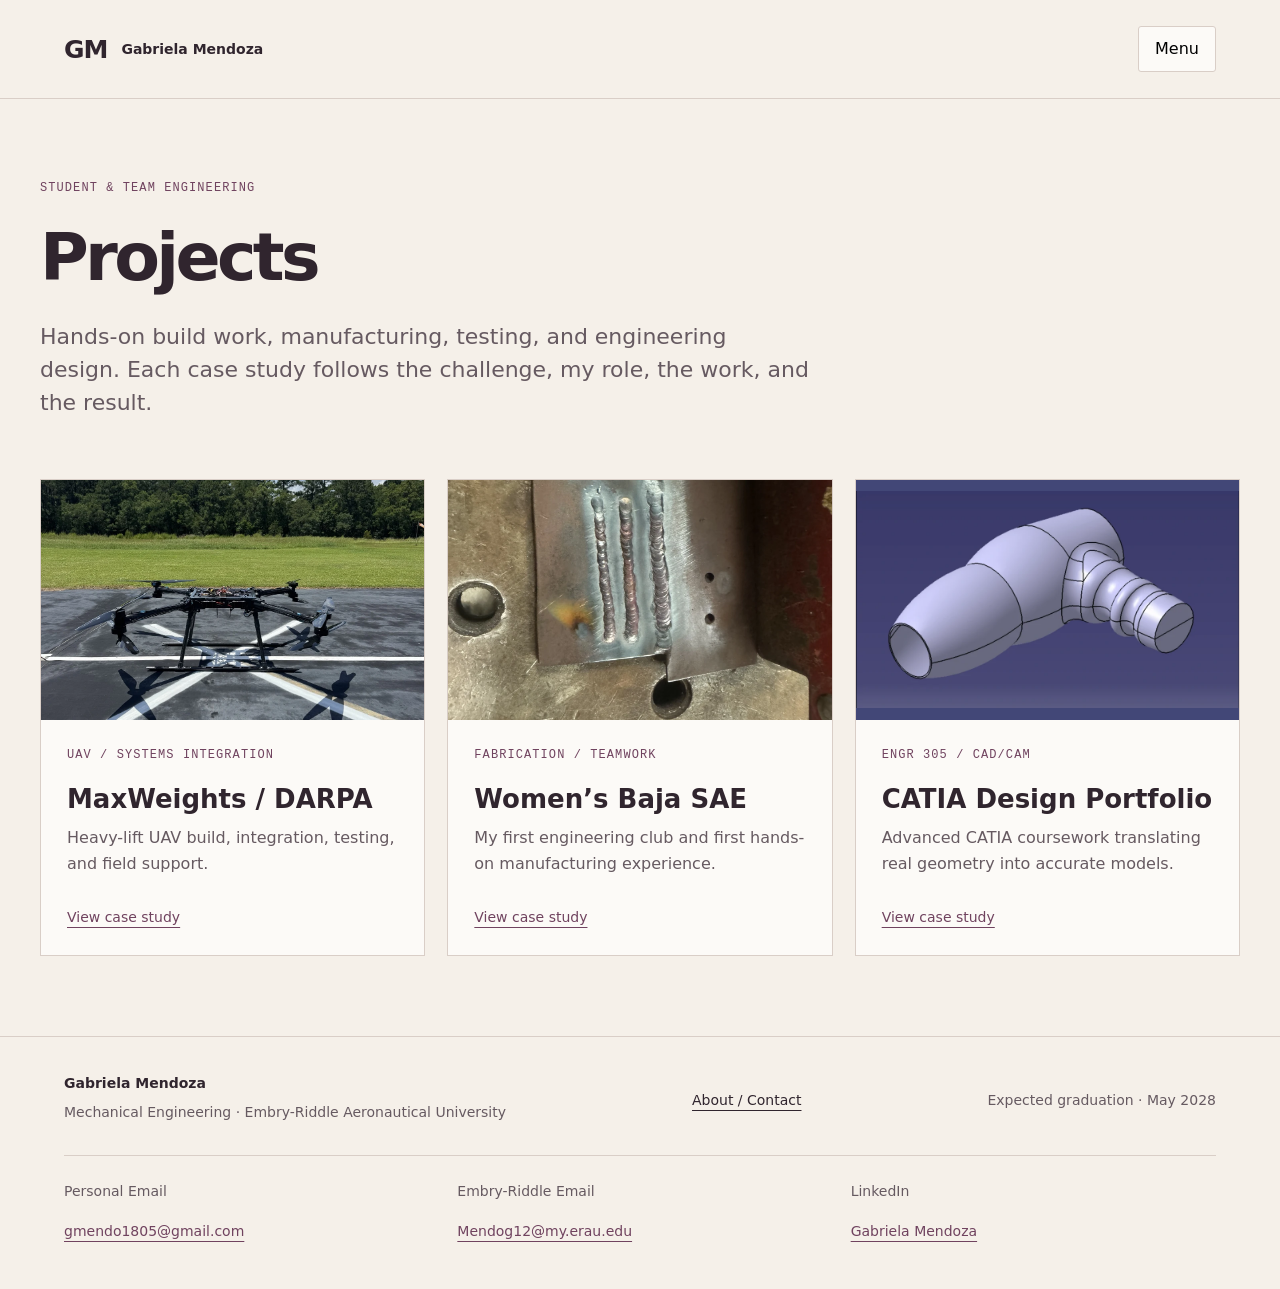
<file: projects.html>
<!doctype html><html lang="en"><head><meta charset="utf-8"><meta name="viewport" content="width=device-width,initial-scale=1"><title>Projects | Gabriela Mendoza</title><meta name="description" content="Engineering case studies: MaxWeights UAV, Women’s Baja SAE, and Advanced CATIA."><meta name="robots" content="index,follow"><meta property="og:title" content="Projects | Gabriela Mendoza"><meta property="og:description" content="Engineering case studies: MaxWeights UAV, Women’s Baja SAE, and Advanced CATIA."><meta property="og:type" content="website"><meta property="og:image" content="https://gmendo1805.github.io/engineering-portfolio/assets/social-preview.jpg"><link rel="icon" href="assets/favicon.svg"><link rel="stylesheet" href="assets/style.css"><link rel="stylesheet" href="assets/revision.css"><script src="assets/site.js" defer></script><link rel="canonical" href="https://gmendo1805.github.io/engineering-portfolio/projects.html"><meta property="og:url" content="https://gmendo1805.github.io/engineering-portfolio/projects.html"></head><body><a class="skip" href="#main">Skip to content</a><header><a class="brand" href="index.html">GM<span>Gabriela Mendoza</span></a><button class="menu" aria-expanded="false" aria-controls="navigation">Menu</button><nav id="navigation" aria-label="Main navigation"><a href="index.html">Home</a><a href="education.html">Education</a><a href="experience.html">Professional Experience</a><a href="projects.html" aria-current="page">Projects</a><a href="cad.html">CAD Portfolio</a><a href="certifications.html">Certifications</a><a href="resume.html">Resume</a><a href="about.html">About / Contact</a></nav></header><main id="main"><section class="intro"><p class="eyebrow">Student & Team Engineering</p><h1>Projects</h1><p class="lead">Hands-on build work, manufacturing, testing, and engineering design. Each case study follows the challenge, my role, the work, and the result.</p></section><div class="cards"><a class="card visual-card" href="maxweights.html"><img src="assets/web/drone-field.webp" alt="" loading="lazy" srcset="assets/web/drone-field-480.webp 360w, assets/web/drone-field-960.webp 720w, assets/web/drone-field.webp 1152w" sizes="(max-width: 760px) 100vw, 60vw"><div><span class="eyebrow">UAV / Systems Integration</span><h3>MaxWeights / DARPA</h3><p>Heavy-lift UAV build, integration, testing, and field support.</p><span class="card-link">View case study</span></div></a><a class="card visual-card" href="baja.html"><img src="assets/web/baja-weld.webp" alt="" loading="lazy" srcset="assets/web/baja-weld-480.webp 360w, assets/web/baja-weld-960.webp 720w, assets/web/baja-weld.webp 1152w" sizes="(max-width: 760px) 100vw, 60vw"><div><span class="eyebrow">Fabrication / Teamwork</span><h3>Women’s Baja SAE</h3><p>My first engineering club and first hands-on manufacturing experience.</p><span class="card-link">View case study</span></div></a><a class="card visual-card" href="cad.html"><img src="assets/web/transition.webp" alt="" loading="lazy" srcset="assets/web/transition-480.webp 480w, assets/web/transition-960.webp 960w, assets/web/transition.webp 1400w" sizes="(max-width: 760px) 100vw, 60vw"><div><span class="eyebrow">ENGR 305 / CAD/CAM</span><h3>CATIA Design Portfolio</h3><p>Advanced CATIA coursework translating real geometry into accurate models.</p><span class="card-link">View case study</span></div></a></div></main><footer><div><strong>Gabriela Mendoza</strong><p>Mechanical Engineering · Embry-Riddle Aeronautical University</p></div><a href="about.html">About / Contact</a><span>Expected graduation · May 2028</span><div class="footer-contact" aria-label="Contact Gabriela"><div class="contact-links"><div><span>Personal Email</span><a href="mailto:gmendo1805@gmail.com">gmendo1805@gmail.com</a></div><div><span>Embry-Riddle Email</span><a href="mailto:Mendog12@my.erau.edu">Mendog12@my.erau.edu</a></div><div><span>LinkedIn</span><a href="https://www.linkedin.com/in/gabriela-mendoza-131874274" target="_blank" rel="noopener">Gabriela Mendoza</a></div></div></div></footer></body></html>
</file>
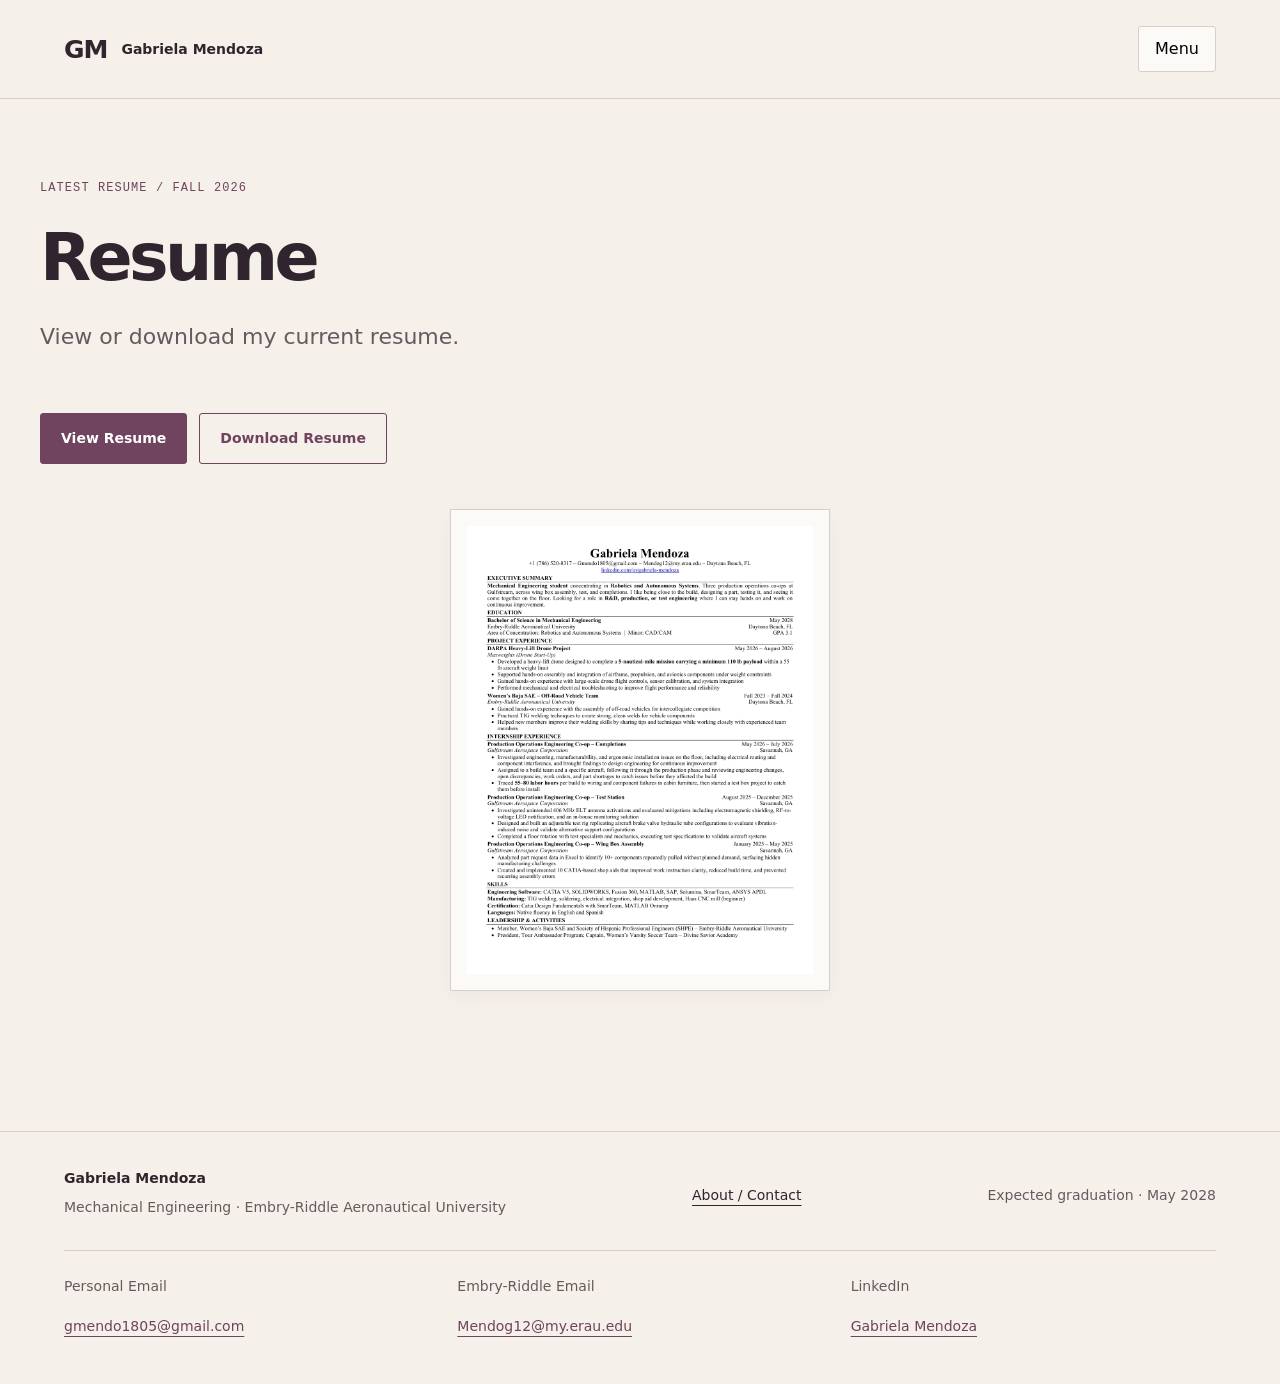
<file: resume.html>
<!doctype html><html lang="en"><head><meta charset="utf-8"><meta name="viewport" content="width=device-width,initial-scale=1"><title>Resume | Gabriela Mendoza</title><meta name="description" content="View and download Gabriela Mendoza’s unchanged Fall 2026 resume PDF."><meta name="robots" content="index,follow"><meta property="og:title" content="Resume | Gabriela Mendoza"><meta property="og:description" content="View and download Gabriela Mendoza’s unchanged Fall 2026 resume PDF."><meta property="og:type" content="website"><meta property="og:image" content="https://gmendo1805.github.io/engineering-portfolio/assets/social-preview.jpg"><link rel="icon" href="assets/favicon.svg"><link rel="stylesheet" href="assets/style.css"><link rel="stylesheet" href="assets/revision.css"><script src="assets/site.js" defer></script><link rel="canonical" href="https://gmendo1805.github.io/engineering-portfolio/resume.html"><meta property="og:url" content="https://gmendo1805.github.io/engineering-portfolio/resume.html"></head><body><a class="skip" href="#main">Skip to content</a><header><a class="brand" href="index.html">GM<span>Gabriela Mendoza</span></a><button class="menu" aria-expanded="false" aria-controls="navigation">Menu</button><nav id="navigation" aria-label="Main navigation"><a href="index.html">Home</a><a href="education.html">Education</a><a href="experience.html">Professional Experience</a><a href="projects.html">Projects</a><a href="cad.html">CAD Portfolio</a><a href="certifications.html">Certifications</a><a href="resume.html" aria-current="page">Resume</a><a href="about.html">About / Contact</a></nav></header><main id="main"><section class="intro"><p class="eyebrow">Latest Resume / Fall 2026</p><h1>Resume</h1><p class="lead">View or download my current resume.</p></section><div class="actions resume-actions"><a class="button" href="assets/documents/MendozaG_Resume_NoPortfolio_GPA_F26.pdf" target="_blank" rel="noopener">View Resume</a><a class="button secondary" href="assets/documents/MendozaG_Resume_NoPortfolio_GPA_F26.pdf" download="MendozaG_Resume_NoPortfolio_GPA_F26.pdf">Download Resume</a></div><section class="resume-card-preview" aria-label="Resume preview"><a href="assets/documents/MendozaG_Resume_NoPortfolio_GPA_F26.pdf" target="_blank" rel="noopener"><img src="assets/web/resume-preview.webp" alt="Preview of Gabriela Mendoza’s current resume; open the PDF for readable full size" loading="lazy"></a></section></main><footer><div><strong>Gabriela Mendoza</strong><p>Mechanical Engineering · Embry-Riddle Aeronautical University</p></div><a href="about.html">About / Contact</a><span>Expected graduation · May 2028</span><div class="footer-contact" aria-label="Contact Gabriela"><div class="contact-links"><div><span>Personal Email</span><a href="mailto:gmendo1805@gmail.com">gmendo1805@gmail.com</a></div><div><span>Embry-Riddle Email</span><a href="mailto:Mendog12@my.erau.edu">Mendog12@my.erau.edu</a></div><div><span>LinkedIn</span><a href="https://www.linkedin.com/in/gabriela-mendoza-131874274" target="_blank" rel="noopener">Gabriela Mendoza</a></div></div></div></footer></body></html>
</file>
<file: assets/style.css>
:root{--ink:#101828;--muted:#526174;--blue:#245c8e;--paper:#f7f8fa;--line:#d4dce5}*{box-sizing:border-box}html{scroll-behavior:smooth}body{margin:0;background:var(--paper);color:var(--ink);font:16px/1.65 system-ui,-apple-system,BlinkMacSystemFont,"Segoe UI",sans-serif}a{color:inherit;text-underline-offset:5px}button{font:inherit}a:focus-visible,button:focus-visible{outline:3px solid #327cc1;outline-offset:5px}.skip{position:absolute;left:20px;top:-100px;background:white;padding:12px;z-index:10}.skip:focus{top:10px}.preview{padding:8px 5%;background:#101828;color:white;font:12px/1.5 ui-monospace,monospace;letter-spacing:.08em;display:flex;justify-content:space-between}.preview span{color:#bdccde}header{max-width:1440px;margin:auto;padding:26px 5%;display:flex;align-items:center;justify-content:space-between;gap:20px;border-bottom:1px solid var(--line)}.brand{font-size:25px;font-weight:800;text-decoration:none;display:flex;align-items:center;gap:14px;letter-spacing:-1px}.brand span{font-size:14px;letter-spacing:0;font-weight:600}nav{display:flex;gap:23px}nav a{font-size:14px;text-decoration:none;padding:10px 0;color:var(--muted)}nav a:hover,nav a[aria-current]{color:var(--blue);box-shadow:0 2px var(--blue)}.menu{display:none}main{max-width:1280px;padding:0 40px 80px;margin:auto}section{margin:72px 0}.hero{display:grid;grid-template-columns:1.55fr 1fr;gap:75px;align-items:center;margin:74px 0 48px}.eyebrow{font:12px/1.6 ui-monospace,SFMono-Regular,Consolas,monospace;letter-spacing:.09em;text-transform:uppercase;color:var(--blue)}h1{font-size:clamp(44px,6.3vw,84px);line-height:1.04;letter-spacing:-.055em;margin:24px 0 28px;font-weight:650}h1 span{color:var(--blue)}h2{font-size:32px;line-height:1.2;letter-spacing:-.03em;font-weight:600}h3{font-size:21px;line-height:1.3;font-weight:600}p{color:var(--muted);max-width:70ch} .lead{font-size:22px;line-height:1.5;max-width:770px}.hero p:not(.eyebrow){max-width:650px}.actions{display:flex;align-items:center;flex-wrap:wrap;gap:12px;margin-top:30px}.button{display:inline-block;padding:13px 20px;background:var(--blue);color:white;border:1px solid var(--blue);text-decoration:none;font-size:14px;font-weight:600;border-radius:3px;min-height:48px}.button:hover{background:#17466e}.button.secondary{color:var(--blue);background:transparent}.button.secondary:hover{background:#eaf1f7}.text-link{padding:12px;font-size:14px;font-weight:600}.education{background:#eaf1f7;padding:38px;border-top:4px solid var(--blue)}.big{font-size:92px;font-weight:500;line-height:1.1;display:block;letter-spacing:-6px;margin:20px 0;color:var(--blue)}.education h2{font-size:28px;margin:16px 0}.rule{height:1px;background:#c1d1e0;margin:25px 0}.roles{font-size:14px;padding:25px 0;border-top:1px solid var(--line);border-bottom:1px solid var(--line);color:var(--blue)}.section-title{display:flex;justify-content:space-between;align-items:center;gap:20px;margin-bottom:30px}.section-title a{font-size:14px;color:var(--blue)}.progress{display:grid;grid-template-columns:repeat(3,1fr);gap:28px}.progress>div{border-top:2px solid var(--blue);padding-top:18px}.progress span{font:12px ui-monospace,monospace;color:var(--blue)}.cards{display:grid;grid-template-columns:repeat(3,1fr);gap:22px}.cards.two{grid-template-columns:repeat(2,1fr)}.card{padding:34px 28px;display:flex;flex-direction:column;background:white;border:1px solid var(--line);text-decoration:none;min-height:270px;transition:transform .15s,border-color .15s}.card:hover{transform:translateY(-4px);border-color:var(--blue)}.card h3{font-size:27px;margin:28px 0 8px}.card p{margin:0 0 28px}.card-link{margin-top:auto;font-size:14px;color:var(--blue);text-decoration:underline}.intro{margin:80px 0 60px;max-width:950px}.intro h1{font-size:clamp(42px,5.2vw,70px)}.rotation{display:grid;grid-template-columns:1fr 1.25fr;gap:85px;padding-top:45px;border-top:1px solid var(--line)}.index{font-size:48px;color:#a7b7c8;line-height:1.2}.detail{padding-bottom:15px;border-bottom:1px solid var(--line);margin-bottom:24px}.detail h3{margin-top:0}.footnote{font-size:14px;border-left:3px solid var(--blue);padding-left:20px}.asset-note{padding:30px;background:#eaf1f7;border:1px dashed #a3b8cc;margin:25px 0}.asset-note p{margin:8px 0}.case{display:grid;grid-template-columns:1fr 2fr;gap:70px}.case article{margin-bottom:45px}.case h2{margin-top:0}.case aside{border-top:2px solid var(--blue);padding-top:22px}.cad-empty{background:#eaeaf3;padding:55px;border-top:4px solid #424777}.cad-empty .eyebrow{color:#424777}.resume-sheet{background:white;border:1px solid var(--line);padding:45px}.callout{border-top:1px solid var(--line);padding-top:35px}footer{border-top:1px solid var(--line);max-width:1440px;margin:auto;padding:35px 5%;display:flex;justify-content:space-between;gap:25px;align-items:center;font-size:14px}footer p{margin:6px 0}footer span{color:var(--muted)}@media(max-width:1100px){nav{gap:12px}.brand span{display:none}.hero{gap:35px}.rotation{gap:35px}}@media(max-width:760px){main{padding:0 22px 45px}header{flex-wrap:wrap;padding:18px 22px}.brand span{display:block}.menu{display:block;border:1px solid var(--line);background:white;padding:9px 16px;border-radius:3px}nav{display:none;width:100%;flex-direction:column;gap:0}nav.open{display:flex}nav a{padding:12px}.preview{padding:8px 22px}.preview span{font-size:11px;letter-spacing:0}.hero,.rotation,.case{grid-template-columns:1fr;gap:30px}.hero{margin-top:45px}.hero h1{font-size:64px}.education{padding:28px}.big{font-size:70px}.cards,.cards.two,.progress{grid-template-columns:1fr}.card{min-height:240px}.section-title{align-items:flex-start;flex-direction:column;gap:0}.section-title h2{margin-bottom:12px}section{margin:48px 0}.intro{margin-top:48px}.intro h1{font-size:48px}.resume-sheet,.cad-empty{padding:26px}.case aside{max-width:100%}footer{align-items:flex-start;flex-direction:column}.lead{font-size:20px}}@media(prefers-reduced-motion:reduce){html{scroll-behavior:auto}*{transition:none!important}}
</file>
<file: assets/revision.css>
:root{--ink:#30252e;--muted:#665a61;--blue:#70435f;--paper:#f5f0e9;--line:#d9cec7}body{background:var(--paper)}.preview{background:#432b3b}.preview span{color:#e7d6df}h1{font-weight:600}.hero{grid-template-columns:1.45fr .9fr;gap:70px}.hero h1{font-size:clamp(48px,6vw,80px)}.hero .lead{font-size:20px}.portrait{margin:0}.portrait img{width:100%;height:540px;object-fit:cover;object-position:center 25%;border-radius:3px;background:#d7c8c5}.portrait figcaption{font:12px/1.6 ui-monospace,monospace;color:var(--muted);margin-top:10px}.button:hover{background:#513046}.button.secondary:hover{background:#eae0e5}.education-row{display:grid;grid-template-columns:1.1fr .9fr 1.2fr;gap:40px;border-top:1px solid var(--line);padding:25px 0}.education-row h3{margin-top:15px}.progress span,.eyebrow{color:var(--blue)}.education{background:#eee5dc}.visual-card{padding:0;overflow:hidden;border-color:var(--line);background:#fcfaf7;min-height:0}.visual-card>img{width:100%;height:240px;object-fit:cover}.visual-card>div{padding:26px;display:flex;flex-direction:column;flex:1}.visual-card h3{margin-top:18px;font-size:26px}.visual-card .card-link{margin-top:auto}.visual-card:nth-child(3)>img{object-fit:contain;background:#424777}.photo{margin:0}.photo img{display:block;width:100%;height:auto;border-radius:3px}.photo figcaption{font-size:14px;color:var(--muted);margin-top:12px}.wide-photo{background:#e6ddd3;padding:25px}.wide-photo img{height:550px;object-fit:contain}.experience-photo{float:right;width:28%;margin:0 0 35px 40px}.experience-photo img{max-height:340px;object-fit:cover;object-position:center 68%}.experience-context{max-width:780px;font-size:18px}.rotation{clear:both;gap:60px}.rotation h2{font-size:30px}.index{color:#b698aa}.metrics{display:grid;gap:18px;margin:30px 0}.metrics>div{padding:15px 0;border-top:1px solid var(--line)}.metrics strong{font-size:34px;color:var(--blue);display:block;line-height:1.2}.metrics span{font-size:14px;color:var(--muted)}.star{margin:60px 0}.star-step{display:grid;grid-template-columns:1fr 1.55fr;gap:65px;padding:38px 0;border-top:1px solid var(--line)}.star-step h2{font-size:30px}.star-step p:first-child{margin-top:0}.star-step .photo{margin:28px 0}.star-step img{max-height:540px;object-fit:contain;background:#e8dfd5}.weld-photo img{max-height:390px}.challenge{padding:35px;background:#ece3da}.source-link{font-size:14px;color:var(--blue)}.cad-feature{display:grid;grid-template-columns:1fr 1fr;gap:50px;align-items:center;padding:35px;background:#e8dfe5}.cad-feature img{max-height:320px;object-fit:contain;background:#424777}.cad-lead{padding:25px;background:#e9e3ed}.cad-lead img{height:360px;object-fit:contain}.gallery-grid{display:grid;grid-template-columns:repeat(3,1fr);gap:24px}.model{background:#fcfaf7;border:1px solid var(--line);text-decoration:none;display:block}.model img{width:100%;height:240px;object-fit:contain;background:#424777;display:block}.model span{display:block;padding:16px;font-size:15px}.model:hover{border-color:var(--blue)}.about-layout{display:grid;grid-template-columns:.8fr 1.2fr;gap:65px;align-items:start}.about-layout img{max-height:580px;object-fit:cover}.video-panel{margin:35px 0}.video-panel video{width:100%;max-height:540px;background:#30252e;border-radius:3px}.video-panel figcaption{font-size:14px;color:var(--muted);margin-top:10px}a:focus-visible,button:focus-visible{outline-color:#70435f}.resume-sheet{background:#fcfaf7}@media(max-width:1000px){header{flex-wrap:wrap}.hero{gap:35px}.portrait img{height:480px}.gallery-grid{grid-template-columns:repeat(2,1fr)}.star-step{gap:35px}.education-row{gap:25px}}@media(max-width:760px){.hero,.education-row,.star-step,.cad-feature,.about-layout{grid-template-columns:1fr;gap:24px}.portrait{max-width:450px}.portrait img{height:430px}.hero h1{font-size:60px}.experience-photo{float:none;width:100%;margin:30px 0}.experience-photo img{max-height:440px;object-fit:contain}.rotation{gap:20px}.education-row{padding-top:15px}.education-row>div{border-bottom:1px solid var(--line);padding-bottom:15px}.wide-photo{padding:12px}.wide-photo img{height:420px}.visual-card>img{height:260px}.cad-feature{padding:22px}.gallery-grid{grid-template-columns:1fr}.model img{height:280px}.star-step{padding:25px 0}.star-step h2{margin:12px 0 0}.challenge{padding:24px}.about-layout .photo{max-width:420px}.cad-lead{padding:15px}.cad-lead img{height:260px}.metrics{grid-template-columns:1fr}.preview{flex-wrap:wrap;gap:4px}.hero .lead{font-size:19px}}

.experience-heading .experience-subtitle{display:block;font-size:clamp(24px,3vw,36px);line-height:1.35;letter-spacing:-.02em;color:var(--muted);margin-top:18px}.nowrap{white-space:nowrap}.experience-heading .nowrap{color:inherit}.combined-impact p{margin:12px 0}.combined-impact .impact-context{font-size:14px}.skill-grid{display:grid;grid-template-columns:repeat(3,1fr);gap:22px}.skill-grid article{border-top:2px solid #424777;padding-top:12px}.skill-grid h3{font-size:20px;color:#424777}.mouse-model img,.mouse-presentation img{filter:sepia(1) saturate(1.8) hue-rotate(205deg) brightness(.83);background:#424777}.mouse-presentation{background:#424777;padding:24px;max-width:850px}.mouse-presentation img{width:100%;height:auto;display:block}.mouse-detail{scroll-margin-top:30px}@media(max-width:760px){.skill-grid{grid-template-columns:1fr}.experience-heading .experience-subtitle{font-size:25px}.mouse-presentation{padding:12px}}

.contact-section{padding-top:35px;border-top:1px solid var(--line)}.contact-links{display:grid;grid-template-columns:repeat(3,minmax(0,1fr));gap:28px}.contact-links>div{display:flex;flex-direction:column;gap:7px}.contact-links span{font-size:14px;color:var(--muted)}.contact-links a{color:var(--blue);font-size:16px;overflow-wrap:anywhere;min-height:44px;display:flex;align-items:center}footer{flex-wrap:wrap}.footer-contact{flex-basis:100%;border-top:1px solid var(--line);padding-top:24px}.footer-contact .contact-links a{font-size:14px}@media(max-width:760px){.contact-links{grid-template-columns:1fr;gap:18px}.footer-contact{width:100%}}

.structures-training .photo{margin:24px 0 8px;max-width:640px}.structures-training .photo img{width:100%;height:auto}.structures-training figcaption{font-size:14px;line-height:1.6}

.credential-grid{display:grid;grid-template-columns:repeat(2,minmax(0,1fr));gap:24px}.credential-card{background:#fcfaf7;border:1px solid var(--line);padding:30px}.credential-card h3{font-size:25px;margin:8px 0 14px}.credential-org{font-weight:600;color:var(--ink)}.credential-date{font-size:14px}.credential-image{width:100%;height:330px;object-fit:contain;display:block;margin:25px 0;background:#eee5dc}.recognition-image{height:420px}.credential-card blockquote{margin:20px 0;padding-left:20px;border-left:3px solid var(--blue);color:var(--muted)}.pdf-preview{margin:35px 0}.pdf-preview object{display:block;width:100%;height:1000px;border:1px solid var(--line);background:white}.pdf-preview img{width:100%;height:auto}.resume-actions{margin-top:-20px}@media(max-width:1280px){header{flex-wrap:wrap}.menu{display:block;border:1px solid var(--line);background:#fcfaf7;padding:9px 16px;border-radius:3px}nav{display:none;width:100%;flex-direction:column;gap:0}nav.open{display:flex}nav a{padding:12px}}@media(max-width:760px){.credential-grid{grid-template-columns:1fr}.credential-card{padding:22px}.credential-image{height:280px}.recognition-image{height:340px}.pdf-preview object{height:650px}}

.education-row{grid-template-columns:1.2fr 1fr}.recognition-image{height:auto;max-height:none;object-fit:contain}.structures-training .photo{max-width:570px}.resume-card-preview{max-width:380px;margin:45px auto 60px;padding:16px;background:#fcfaf7;border:1px solid var(--line);box-shadow:0 6px 20px #30252e0a}.resume-card-preview img{display:block;width:100%;height:auto}.resume-actions{margin:0 0 20px}.resume-card-preview a{display:block}.resume-card-preview a:focus-visible{outline-offset:8px}@media(max-width:760px){.education-row{grid-template-columns:1fr}.resume-card-preview{max-width:300px;margin-top:35px}}
</file>
